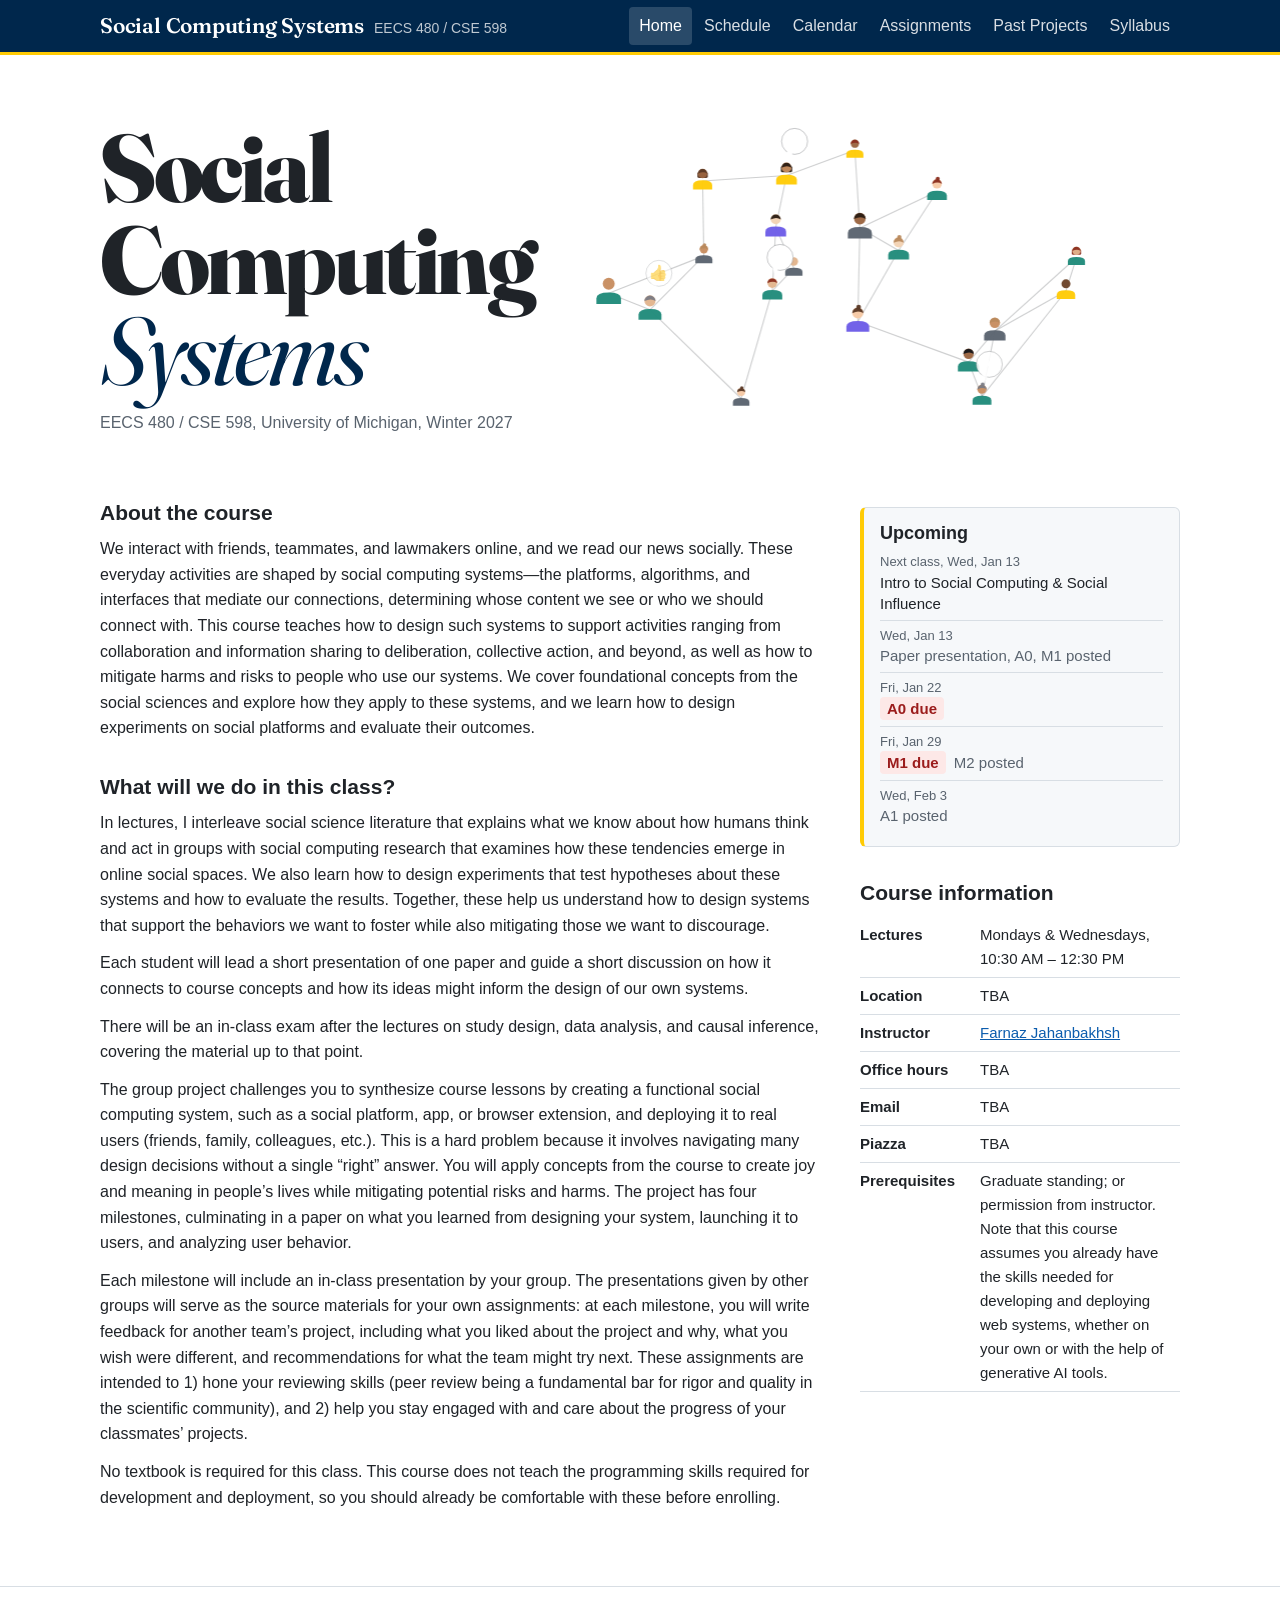
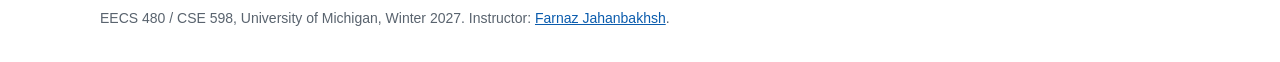
<file: index.html>
<!doctype html>
<html lang="en">
<head>
<meta charset="utf-8">
<meta name="viewport" content="width=device-width, initial-scale=1">
<title>Social Computing Systems (EECS 480 / CSE 598)</title>
<meta name="description" content="EECS 480 / CSE 598, Winter 2027. We interact with friends, teammates, and lawmakers online, and we read our news socially. These everyday activities are shaped by social computing sys…">
<link rel="icon" href="static/favicon.svg" type="image/svg+xml">
<link rel="preconnect" href="https://fonts.googleapis.com">
<link rel="preconnect" href="https://fonts.gstatic.com" crossorigin>
<link href="https://fonts.googleapis.com/css2?family=Fraunces:opsz,wght@9..144,400;9..144,600;9..144,800&display=swap" rel="stylesheet">
<link rel="stylesheet" href="static/style.css?v=4b3f82c3">

</head>
<body>

<header class="site-header">
  <div class="wrap header-inner">
    <a class="brand" href="index.html"><span class="brand-title">Social Computing Systems</span><span class="brand-codes">EECS 480 / CSE 598</span></a>
    <button class="menu-btn" aria-label="Menu" aria-expanded="false">Menu</button>
    <nav class="site-nav"><a href="index.html" aria-current="page">Home</a><a href="schedule.html">Schedule</a><a href="calendar.html">Calendar</a><a href="assignments.html">Assignments</a><a href="projects.html">Past Projects</a><a href="syllabus.html">Syllabus</a></nav>
  </div>
</header>
<main class="wrap">

<div class="hero">
  <div class="hero-title">
    <h1>Social<br>Computing<br><em>Systems</em></h1>
    <p class="subtitle">EECS 480 / CSE 598, University of Michigan, Winter 2027</p>
  </div>
  <div class="hero-net"><canvas id="net" aria-hidden="true"></canvas></div>
</div>

<div class="home-grid">
  <div class="home-main">
    <section class="prose"><h2 id="about-the-course">About the course</h2>
<p>We interact with friends, teammates, and lawmakers online, and we read our news socially. These everyday activities are shaped by social computing systems—the platforms, algorithms, and interfaces that mediate our connections, determining whose content we see or who we should connect with. This course teaches how to design such systems to support activities ranging from collaboration and information sharing to deliberation, collective action, and beyond, as well as how to mitigate harms and risks to people who use our systems. We cover foundational concepts from the social sciences and explore how they apply to these systems, and we learn how to design experiments on social platforms and evaluate their outcomes.</p>
<h2 id="what-will-we-do-in-this-class">What will we do in this class?</h2>
<p>In lectures, I interleave social science literature that explains what we know about how humans think and act in groups with social computing research that examines how these tendencies emerge in online social spaces. We also learn how to design experiments that test hypotheses about these systems and how to evaluate the results. Together, these help us understand how to design systems that support the behaviors we want to foster while also mitigating those we want to discourage.</p>
<p>Each student will lead a short presentation of one paper and guide a short discussion on how it connects to course concepts and how its ideas might inform the design of our own systems.</p>
<p>There will be an in-class exam after the lectures on study design, data analysis, and causal inference, covering the material up to that point.</p>
<p>The group project challenges you to synthesize course lessons by creating a functional social computing system, such as a social platform, app, or browser extension, and deploying it to real users (friends, family, colleagues, etc.). This is a hard problem because it involves navigating many design decisions without a single &ldquo;right&rdquo; answer. You will apply concepts from the course to create joy and meaning in people&rsquo;s lives while mitigating potential risks and harms. The project has four milestones, culminating in a paper on what you learned from designing your system, launching it to users, and analyzing user behavior.</p>
<p>Each milestone will include an in-class presentation by your group. The presentations given by other groups will serve as the source materials for your own assignments: at each milestone, you will write feedback for another team&rsquo;s project, including what you liked about the project and why, what you wish were different, and recommendations for what the team might try next. These assignments are intended to 1) hone your reviewing skills (peer review being a fundamental bar for rigor and quality in the scientific community), and 2) help you stay engaged with and care about the progress of your classmates&rsquo; projects.</p>
<p>No textbook is required for this class. This course does not teach the programming skills required for development and deployment, so you should already be comfortable with these before enrolling.</p></section>
  </div>
  <aside class="home-side">
    <div class="upnext-box">
      <h2>Upcoming</h2>
      <ul class="upcoming" id="upcoming"><li class="muted">Loading…</li></ul>
    </div>
    <h2>Course information</h2>
    <table class="info"><tbody><tr><th>Lectures</th><td>Mondays &amp; Wednesdays, 10:30 AM – 12:30 PM</td></tr><tr><th>Location</th><td>TBA</td></tr><tr><th>Instructor</th><td><a href="https://web.eecs.umich.edu/~farnaz" target="_blank" rel="noopener">Farnaz Jahanbakhsh</a></td></tr><tr><th>Office hours</th><td>TBA</td></tr><tr><th>Email</th><td>TBA</td></tr><tr><th>Piazza</th><td>TBA</td></tr><tr><th>Prerequisites</th><td>Graduate standing; or permission from instructor. Note that this course assumes you already have the skills needed for developing and deploying web systems, whether on your own or with the help of generative AI tools.</td></tr></tbody></table>
  </aside>
</div>
<script>window.FEED = {"dueTime": "20:00", "sessions": [{"date": "2027-01-13", "title": "Intro to Social Computing & Social Influence", "kind": "lecture", "start": "2027-01-13T10:30:00-05:00", "end": "2027-01-13T12:30:00-05:00"}, {"date": "2027-01-18", "title": "Martin Luther King, Jr. Day", "kind": "holiday", "start": "2027-01-18T10:30:00-05:00", "end": "2027-01-18T12:30:00-05:00"}, {"date": "2027-01-20", "title": "Collaborative Systems & Project Intro", "kind": "lecture", "start": "2027-01-20T10:30:00-05:00", "end": "2027-01-20T12:30:00-05:00"}, {"date": "2027-01-25", "title": "Self-Presentation", "kind": "lecture", "start": "2027-01-25T10:30:00-05:00", "end": "2027-01-25T12:30:00-05:00"}, {"date": "2027-01-27", "title": "Wisdom of the Crowd & Peer Production", "kind": "lecture", "start": "2027-01-27T10:30:00-05:00", "end": "2027-01-27T12:30:00-05:00"}, {"date": "2027-02-01", "title": "Content Amplification & Algorithmic Curation", "kind": "lecture", "start": "2027-02-01T10:30:00-05:00", "end": "2027-02-01T12:30:00-05:00"}, {"date": "2027-02-03", "title": "Project Proposal Presentations", "kind": "presentations", "start": "2027-02-03T10:30:00-05:00", "end": "2027-02-03T12:30:00-05:00"}, {"date": "2027-02-08", "title": "Echo Chambers & Ideological Representation", "kind": "lecture", "start": "2027-02-08T10:30:00-05:00", "end": "2027-02-08T12:30:00-05:00"}, {"date": "2027-02-10", "title": "Social Dynamics", "kind": "lecture", "start": "2027-02-10T10:30:00-05:00", "end": "2027-02-10T12:30:00-05:00"}, {"date": "2027-02-15", "title": "Antisocial Computing", "kind": "lecture", "start": "2027-02-15T10:30:00-05:00", "end": "2027-02-15T12:30:00-05:00"}, {"date": "2027-02-17", "title": "Governance & Content Moderation", "kind": "lecture", "start": "2027-02-17T10:30:00-05:00", "end": "2027-02-17T12:30:00-05:00"}, {"date": "2027-02-22", "title": "Progress Checkpoint Presentations", "kind": "presentations", "start": "2027-02-22T10:30:00-05:00", "end": "2027-02-22T12:30:00-05:00"}, {"date": "2027-02-24", "title": "Bias, Fairness & Audits", "kind": "lecture", "start": "2027-02-24T10:30:00-05:00", "end": "2027-02-24T12:30:00-05:00"}, {"date": "2027-03-01", "title": "Misinformation", "kind": "lecture", "start": "2027-03-01T10:30:00-05:00", "end": "2027-03-01T12:30:00-05:00"}, {"date": "2027-03-03", "title": "Study & Experiment Design", "kind": "lecture", "start": "2027-03-03T10:30:00-05:00", "end": "2027-03-03T12:30:00-05:00"}, {"date": "2027-03-08", "title": "Spring Break", "kind": "holiday", "start": "2027-03-08T10:30:00-05:00", "end": "2027-03-08T12:30:00-05:00"}, {"date": "2027-03-15", "title": "Data Analysis I", "kind": "lecture", "start": "2027-03-15T10:30:00-04:00", "end": "2027-03-15T12:30:00-04:00"}, {"date": "2027-03-17", "title": "Data Analysis II", "kind": "lecture", "start": "2027-03-17T10:30:00-04:00", "end": "2027-03-17T12:30:00-04:00"}, {"date": "2027-03-22", "title": "Threats to Causal Inference", "kind": "lecture", "start": "2027-03-22T10:30:00-04:00", "end": "2027-03-22T12:30:00-04:00"}, {"date": "2027-03-24", "title": "Designing for Prosocial Outcomes", "kind": "lecture", "start": "2027-03-24T10:30:00-04:00", "end": "2027-03-24T12:30:00-04:00"}, {"date": "2027-03-29", "title": "Ready-to-Launch Presentations", "kind": "presentations", "start": "2027-03-29T10:30:00-04:00", "end": "2027-03-29T12:30:00-04:00"}, {"date": "2027-03-31", "title": "Exam", "kind": "exam", "start": "2027-03-31T10:30:00-04:00", "end": "2027-03-31T12:30:00-04:00"}, {"date": "2027-04-05", "title": "Complex Systems", "kind": "lecture", "start": "2027-04-05T10:30:00-04:00", "end": "2027-04-05T12:30:00-04:00"}, {"date": "2027-04-07", "title": "Social AIs", "kind": "lecture", "start": "2027-04-07T10:30:00-04:00", "end": "2027-04-07T12:30:00-04:00"}, {"date": "2027-04-12", "title": "Ethics", "kind": "lecture", "start": "2027-04-12T10:30:00-04:00", "end": "2027-04-12T12:30:00-04:00"}, {"date": "2027-04-14", "title": "Match-Making", "kind": "lecture", "start": "2027-04-14T10:30:00-04:00", "end": "2027-04-14T12:30:00-04:00"}, {"date": "2027-04-19", "title": "Studio", "kind": "studio", "start": "2027-04-19T10:30:00-04:00", "end": "2027-04-19T12:30:00-04:00"}, {"date": "2027-04-21", "title": "Special Topics in Social Computing", "kind": "special", "start": "2027-04-21T10:30:00-04:00", "end": "2027-04-21T12:30:00-04:00"}, {"date": "2027-04-26", "title": "Final Poster Session", "kind": "presentations", "start": "2027-04-26T10:30:00-04:00", "end": "2027-04-26T12:30:00-04:00"}], "items": [{"name": "Paper Presentation", "short": "Paper presentation", "url": null, "release": "2027-01-13T10:30:00-05:00", "due": null, "exam": null}, {"name": "A0 Human Subjects Training & Paper Presentation Signup", "short": "A0", "url": null, "release": "2027-01-13T10:30:00-05:00", "due": "2027-01-22T20:00:00-05:00", "exam": null}, {"name": "M1 Proposal", "short": "M1", "url": null, "release": "2027-01-13T12:30:00-05:00", "due": "2027-01-29T20:00:00-05:00", "exam": null}, {"name": "A1 Proposal Feedback", "short": "A1", "url": null, "release": "2027-02-03T12:30:00-05:00", "due": "2027-02-05T20:00:00-05:00", "exam": null}, {"name": "M2 Progress Checkpoint", "short": "M2", "url": null, "release": "2027-01-29T20:00:00-05:00", "due": "2027-02-19T20:00:00-05:00", "exam": null}, {"name": "A2 Progress Checkpoint Feedback", "short": "A2", "url": null, "release": "2027-02-22T12:30:00-05:00", "due": "2027-02-24T20:00:00-05:00", "exam": null}, {"name": "M3 Ready-to-Launch Prototype", "short": "M3", "url": null, "release": "2027-02-19T20:00:00-05:00", "due": "2027-03-26T20:00:00-04:00", "exam": null}, {"name": "Exam", "short": "Exam", "url": null, "release": "2027-01-13T10:30:00-05:00", "due": null, "exam": "2027-03-31T10:30:00-04:00"}, {"name": "A3 Ready-to-Launch Prototype Feedback", "short": "A3", "url": null, "release": "2027-03-29T12:30:00-04:00", "due": "2027-04-02T20:00:00-04:00", "exam": null}, {"name": "M4 Launch & Evaluation, Final Paper and Poster", "short": "M4", "url": null, "release": "2027-03-26T20:00:00-04:00", "due": "2027-04-26T20:00:00-04:00", "exam": null}, {"name": "Extra credit Final Course Evaluation", "short": "Extra credit", "url": null, "release": "2027-04-12T12:30:00-04:00", "due": "2027-04-26T23:30:00-04:00", "exam": null}, {"name": "A4 Final Project Team Evaluation", "short": "A4", "url": null, "release": "2027-04-05T12:30:00-04:00", "due": "2027-04-26T23:59:00-04:00", "exam": null}]};</script>

</main>
<footer class="site-footer">
  <div class="wrap">
    EECS 480 / CSE 598, University of Michigan, Winter 2027. Instructor:
    <a href="https://web.eecs.umich.edu/~farnaz" target="_blank" rel="noopener">Farnaz Jahanbakhsh</a>.
  </div>
</footer>
<script>window.SITE = {"now": null, "base": ""};</script>
<script src="static/site.js?v=09334cfc" defer></script>
</body>
</html>
</file>
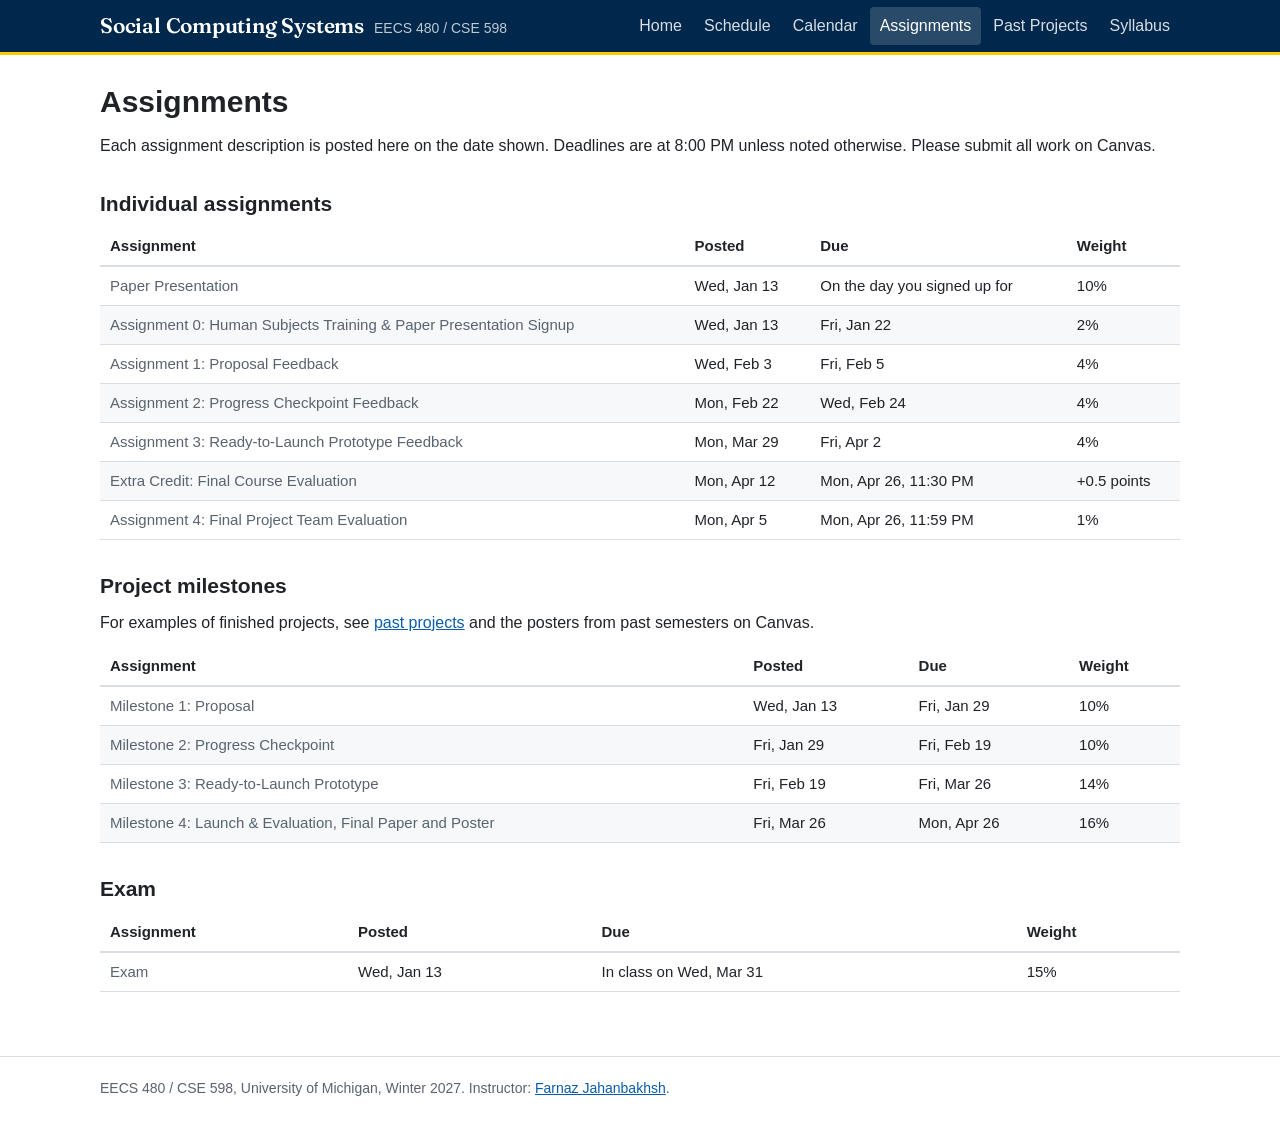
<file: assignments.html>
<!doctype html>
<html lang="en">
<head>
<meta charset="utf-8">
<meta name="viewport" content="width=device-width, initial-scale=1">
<title>Assignments – Social Computing Systems</title>
<meta name="description" content="EECS 480 / CSE 598, Winter 2027. We interact with friends, teammates, and lawmakers online, and we read our news socially. These everyday activities are shaped by social computing sys…">
<link rel="icon" href="static/favicon.svg" type="image/svg+xml">
<link rel="preconnect" href="https://fonts.googleapis.com">
<link rel="preconnect" href="https://fonts.gstatic.com" crossorigin>
<link href="https://fonts.googleapis.com/css2?family=Fraunces:opsz,wght@9..144,400;9..144,600;9..144,800&display=swap" rel="stylesheet">
<link rel="stylesheet" href="static/style.css?v=4b3f82c3">

</head>
<body>

<header class="site-header">
  <div class="wrap header-inner">
    <a class="brand" href="index.html"><span class="brand-title">Social Computing Systems</span><span class="brand-codes">EECS 480 / CSE 598</span></a>
    <button class="menu-btn" aria-label="Menu" aria-expanded="false">Menu</button>
    <nav class="site-nav"><a href="index.html">Home</a><a href="schedule.html">Schedule</a><a href="calendar.html">Calendar</a><a href="assignments.html" aria-current="page">Assignments</a><a href="projects.html">Past Projects</a><a href="syllabus.html">Syllabus</a></nav>
  </div>
</header>
<main class="wrap">

<h1>Assignments</h1>
<p>Each assignment description is posted here on the date shown. Deadlines are at 8:00 PM unless noted otherwise. Please submit all work on Canvas.</p>
<h2>Individual assignments</h2>
<div class="table-wrap"><table class="plain">
  <thead><tr><th>Assignment</th><th>Posted</th><th>Due</th><th>Weight</th></tr></thead>
  <tbody><tr><td><span class="not-posted">Paper Presentation</span></td><td>Wed, Jan 13</td><td>On the day you signed up for</td><td>10%</td></tr><tr><td><span class="not-posted">Assignment 0: Human Subjects Training &amp; Paper Presentation Signup</span></td><td>Wed, Jan 13</td><td>Fri, Jan 22</td><td>2%</td></tr><tr><td><span class="not-posted">Assignment 1: Proposal Feedback</span></td><td>Wed, Feb 3</td><td>Fri, Feb 5</td><td>4%</td></tr><tr><td><span class="not-posted">Assignment 2: Progress Checkpoint Feedback</span></td><td>Mon, Feb 22</td><td>Wed, Feb 24</td><td>4%</td></tr><tr><td><span class="not-posted">Assignment 3: Ready-to-Launch Prototype Feedback</span></td><td>Mon, Mar 29</td><td>Fri, Apr 2</td><td>4%</td></tr><tr><td><span class="not-posted">Extra Credit: Final Course Evaluation</span></td><td>Mon, Apr 12</td><td>Mon, Apr 26, 11:30 PM</td><td>+0.5 points</td></tr><tr><td><span class="not-posted">Assignment 4: Final Project Team Evaluation</span></td><td>Mon, Apr 5</td><td>Mon, Apr 26, 11:59 PM</td><td>1%</td></tr></tbody></table></div><h2>Project milestones</h2><p>For examples of finished projects, see <a href="projects.html">past projects</a> and the posters from past semesters on Canvas.</p>
<div class="table-wrap"><table class="plain">
  <thead><tr><th>Assignment</th><th>Posted</th><th>Due</th><th>Weight</th></tr></thead>
  <tbody><tr><td><span class="not-posted">Milestone 1: Proposal</span></td><td>Wed, Jan 13</td><td>Fri, Jan 29</td><td>10%</td></tr><tr><td><span class="not-posted">Milestone 2: Progress Checkpoint</span></td><td>Fri, Jan 29</td><td>Fri, Feb 19</td><td>10%</td></tr><tr><td><span class="not-posted">Milestone 3: Ready-to-Launch Prototype</span></td><td>Fri, Feb 19</td><td>Fri, Mar 26</td><td>14%</td></tr><tr><td><span class="not-posted">Milestone 4: Launch &amp; Evaluation, Final Paper and Poster</span></td><td>Fri, Mar 26</td><td>Mon, Apr 26</td><td>16%</td></tr></tbody></table></div><h2>Exam</h2>
<div class="table-wrap"><table class="plain">
  <thead><tr><th>Assignment</th><th>Posted</th><th>Due</th><th>Weight</th></tr></thead>
  <tbody><tr><td><span class="not-posted">Exam</span></td><td>Wed, Jan 13</td><td>In class on Wed, Mar 31</td><td>15%</td></tr></tbody></table></div>

</main>
<footer class="site-footer">
  <div class="wrap">
    EECS 480 / CSE 598, University of Michigan, Winter 2027. Instructor:
    <a href="https://web.eecs.umich.edu/~farnaz" target="_blank" rel="noopener">Farnaz Jahanbakhsh</a>.
  </div>
</footer>
<script>window.SITE = {"now": null, "base": ""};</script>
<script src="static/site.js?v=09334cfc" defer></script>
</body>
</html>
</file>
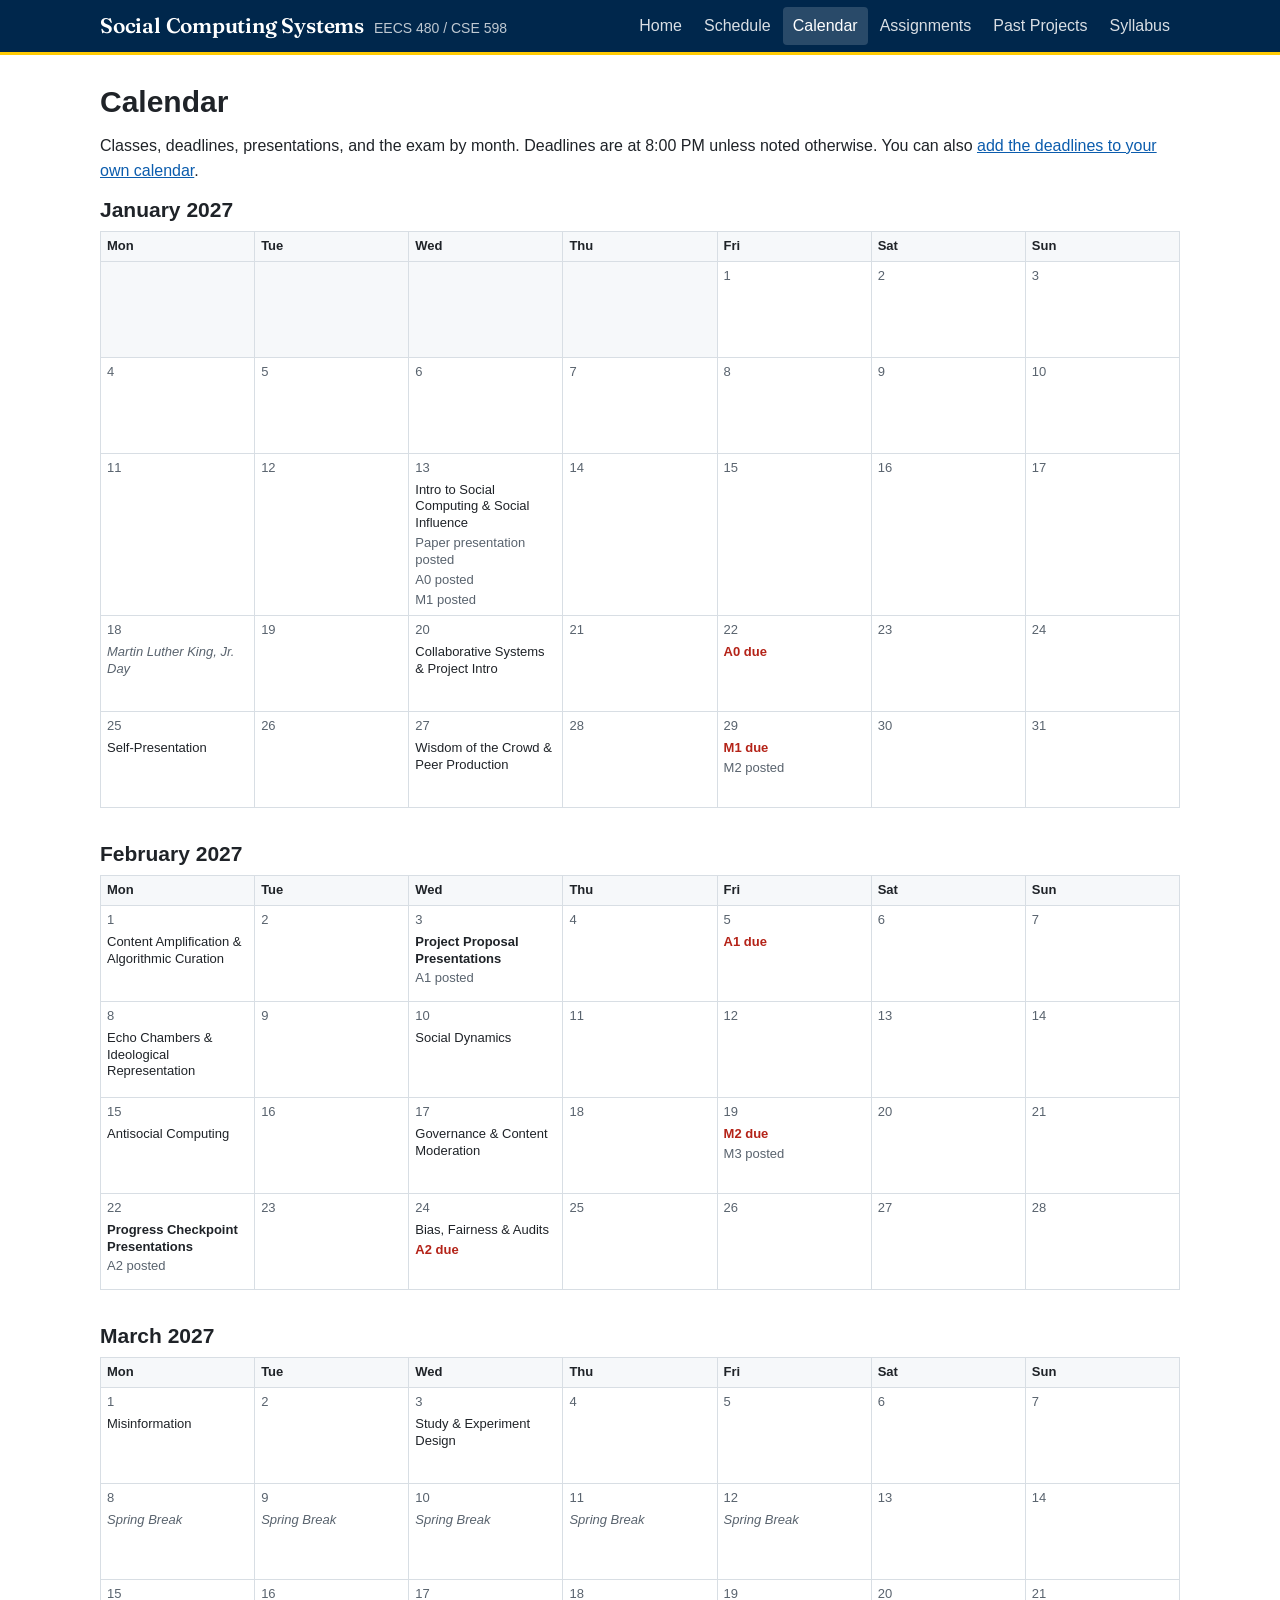
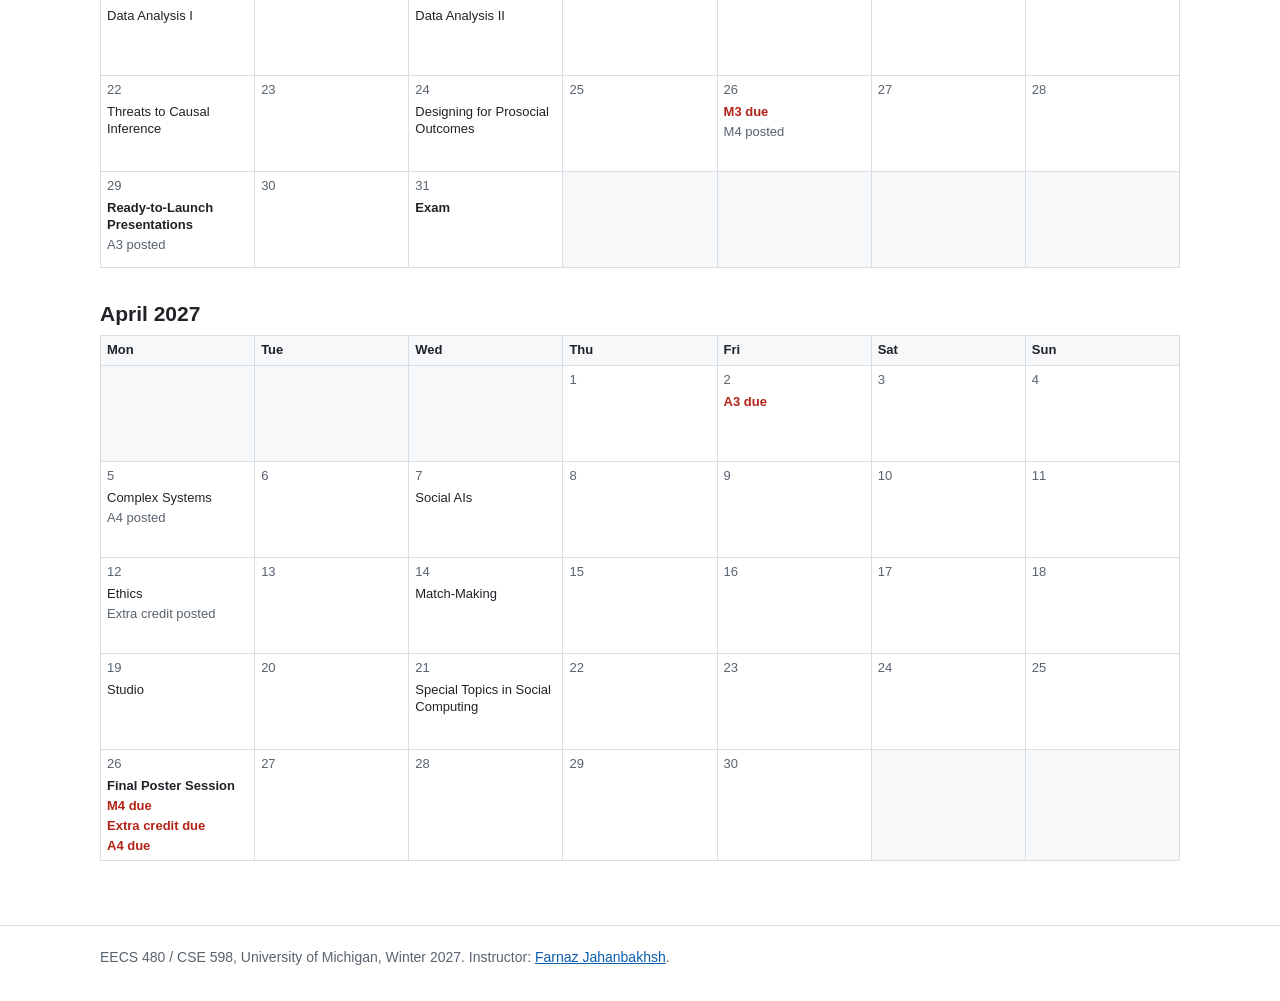
<file: calendar.html>
<!doctype html>
<html lang="en">
<head>
<meta charset="utf-8">
<meta name="viewport" content="width=device-width, initial-scale=1">
<title>Calendar – Social Computing Systems</title>
<meta name="description" content="EECS 480 / CSE 598, Winter 2027. We interact with friends, teammates, and lawmakers online, and we read our news socially. These everyday activities are shaped by social computing sys…">
<link rel="icon" href="static/favicon.svg" type="image/svg+xml">
<link rel="preconnect" href="https://fonts.googleapis.com">
<link rel="preconnect" href="https://fonts.gstatic.com" crossorigin>
<link href="https://fonts.googleapis.com/css2?family=Fraunces:opsz,wght@9..144,400;9..144,600;9..144,800&display=swap" rel="stylesheet">
<link rel="stylesheet" href="static/style.css?v=4b3f82c3">

</head>
<body>

<header class="site-header">
  <div class="wrap header-inner">
    <a class="brand" href="index.html"><span class="brand-title">Social Computing Systems</span><span class="brand-codes">EECS 480 / CSE 598</span></a>
    <button class="menu-btn" aria-label="Menu" aria-expanded="false">Menu</button>
    <nav class="site-nav"><a href="index.html">Home</a><a href="schedule.html">Schedule</a><a href="calendar.html" aria-current="page">Calendar</a><a href="assignments.html">Assignments</a><a href="projects.html">Past Projects</a><a href="syllabus.html">Syllabus</a></nav>
  </div>
</header>
<main class="wrap">

<h1>Calendar</h1>
<p>Classes, deadlines, presentations, and the exam by month. Deadlines are at 8:00 PM unless noted otherwise.
You can also <a href="calendar.ics">add the deadlines to your own calendar</a>.</p>
<div class="calendar"><section class="cal-month"><h2>January 2027</h2>
  <div class="cal-grid"><div class="cal-head"><div>Mon</div><div>Tue</div><div>Wed</div><div>Thu</div><div>Fri</div><div>Sat</div><div>Sun</div></div><div class="cal-day is-outside" data-date="2026-12-28"><span class="cal-num"><span class="cal-dow">Mon</span> 28</span></div><div class="cal-day is-outside" data-date="2026-12-29"><span class="cal-num"><span class="cal-dow">Tue</span> 29</span></div><div class="cal-day is-outside" data-date="2026-12-30"><span class="cal-num"><span class="cal-dow">Wed</span> 30</span></div><div class="cal-day is-outside" data-date="2026-12-31"><span class="cal-num"><span class="cal-dow">Thu</span> 31</span></div><div class="cal-day is-empty" data-date="2027-01-01"><span class="cal-num"><span class="cal-dow">Fri</span> 1</span></div><div class="cal-day is-weekend is-empty" data-date="2027-01-02"><span class="cal-num"><span class="cal-dow">Sat</span> 2</span></div><div class="cal-day is-weekend is-empty" data-date="2027-01-03"><span class="cal-num"><span class="cal-dow">Sun</span> 3</span></div><div class="cal-day is-empty" data-date="2027-01-04"><span class="cal-num"><span class="cal-dow">Mon</span> 4</span></div><div class="cal-day is-empty" data-date="2027-01-05"><span class="cal-num"><span class="cal-dow">Tue</span> 5</span></div><div class="cal-day is-empty" data-date="2027-01-06"><span class="cal-num"><span class="cal-dow">Wed</span> 6</span></div><div class="cal-day is-empty" data-date="2027-01-07"><span class="cal-num"><span class="cal-dow">Thu</span> 7</span></div><div class="cal-day is-empty" data-date="2027-01-08"><span class="cal-num"><span class="cal-dow">Fri</span> 8</span></div><div class="cal-day is-weekend is-empty" data-date="2027-01-09"><span class="cal-num"><span class="cal-dow">Sat</span> 9</span></div><div class="cal-day is-weekend is-empty" data-date="2027-01-10"><span class="cal-num"><span class="cal-dow">Sun</span> 10</span></div><div class="cal-day is-empty" data-date="2027-01-11"><span class="cal-num"><span class="cal-dow">Mon</span> 11</span></div><div class="cal-day is-empty" data-date="2027-01-12"><span class="cal-num"><span class="cal-dow">Tue</span> 12</span></div><div class="cal-day" data-date="2027-01-13"><span class="cal-num"><span class="cal-dow">Wed</span> 13</span><span class="cal-ev cal-class k-lecture" title="Intro to Social Computing &amp; Social Influence">Intro to Social Computing &amp; Social Influence</span><span class="cal-ev cal-out" title="Paper Presentation posted">Paper presentation posted</span><span class="cal-ev cal-out" title="Assignment 0: Human Subjects Training &amp; Paper Presentation Signup posted">A0 posted</span><span class="cal-ev cal-out" title="Milestone 1: Proposal posted">M1 posted</span></div><div class="cal-day is-empty" data-date="2027-01-14"><span class="cal-num"><span class="cal-dow">Thu</span> 14</span></div><div class="cal-day is-empty" data-date="2027-01-15"><span class="cal-num"><span class="cal-dow">Fri</span> 15</span></div><div class="cal-day is-weekend is-empty" data-date="2027-01-16"><span class="cal-num"><span class="cal-dow">Sat</span> 16</span></div><div class="cal-day is-weekend is-empty" data-date="2027-01-17"><span class="cal-num"><span class="cal-dow">Sun</span> 17</span></div><div class="cal-day" data-date="2027-01-18"><span class="cal-num"><span class="cal-dow">Mon</span> 18</span><span class="cal-ev cal-class k-holiday" title="Martin Luther King, Jr. Day">Martin Luther King, Jr. Day</span></div><div class="cal-day is-empty" data-date="2027-01-19"><span class="cal-num"><span class="cal-dow">Tue</span> 19</span></div><div class="cal-day" data-date="2027-01-20"><span class="cal-num"><span class="cal-dow">Wed</span> 20</span><span class="cal-ev cal-class k-lecture" title="Collaborative Systems &amp; Project Intro">Collaborative Systems &amp; Project Intro</span></div><div class="cal-day is-empty" data-date="2027-01-21"><span class="cal-num"><span class="cal-dow">Thu</span> 21</span></div><div class="cal-day" data-date="2027-01-22"><span class="cal-num"><span class="cal-dow">Fri</span> 22</span><span class="cal-ev cal-due cat-individual" title="Assignment 0: Human Subjects Training &amp; Paper Presentation Signup due 8:00 PM">A0 due</span></div><div class="cal-day is-weekend is-empty" data-date="2027-01-23"><span class="cal-num"><span class="cal-dow">Sat</span> 23</span></div><div class="cal-day is-weekend is-empty" data-date="2027-01-24"><span class="cal-num"><span class="cal-dow">Sun</span> 24</span></div><div class="cal-day" data-date="2027-01-25"><span class="cal-num"><span class="cal-dow">Mon</span> 25</span><span class="cal-ev cal-class k-lecture" title="Self-Presentation">Self-Presentation</span></div><div class="cal-day is-empty" data-date="2027-01-26"><span class="cal-num"><span class="cal-dow">Tue</span> 26</span></div><div class="cal-day" data-date="2027-01-27"><span class="cal-num"><span class="cal-dow">Wed</span> 27</span><span class="cal-ev cal-class k-lecture" title="Wisdom of the Crowd &amp; Peer Production">Wisdom of the Crowd &amp; Peer Production</span></div><div class="cal-day is-empty" data-date="2027-01-28"><span class="cal-num"><span class="cal-dow">Thu</span> 28</span></div><div class="cal-day" data-date="2027-01-29"><span class="cal-num"><span class="cal-dow">Fri</span> 29</span><span class="cal-ev cal-due cat-project" title="Milestone 1: Proposal due 8:00 PM">M1 due</span><span class="cal-ev cal-out" title="Milestone 2: Progress Checkpoint posted">M2 posted</span></div><div class="cal-day is-weekend is-empty" data-date="2027-01-30"><span class="cal-num"><span class="cal-dow">Sat</span> 30</span></div><div class="cal-day is-weekend is-empty" data-date="2027-01-31"><span class="cal-num"><span class="cal-dow">Sun</span> 31</span></div></div></section><section class="cal-month"><h2>February 2027</h2>
  <div class="cal-grid"><div class="cal-head"><div>Mon</div><div>Tue</div><div>Wed</div><div>Thu</div><div>Fri</div><div>Sat</div><div>Sun</div></div><div class="cal-day" data-date="2027-02-01"><span class="cal-num"><span class="cal-dow">Mon</span> 1</span><span class="cal-ev cal-class k-lecture" title="Content Amplification &amp; Algorithmic Curation">Content Amplification &amp; Algorithmic Curation</span></div><div class="cal-day is-empty" data-date="2027-02-02"><span class="cal-num"><span class="cal-dow">Tue</span> 2</span></div><div class="cal-day" data-date="2027-02-03"><span class="cal-num"><span class="cal-dow">Wed</span> 3</span><span class="cal-ev cal-class k-presentations" title="Project Proposal Presentations">Project Proposal Presentations</span><span class="cal-ev cal-out" title="Assignment 1: Proposal Feedback posted">A1 posted</span></div><div class="cal-day is-empty" data-date="2027-02-04"><span class="cal-num"><span class="cal-dow">Thu</span> 4</span></div><div class="cal-day" data-date="2027-02-05"><span class="cal-num"><span class="cal-dow">Fri</span> 5</span><span class="cal-ev cal-due cat-individual" title="Assignment 1: Proposal Feedback due 8:00 PM">A1 due</span></div><div class="cal-day is-weekend is-empty" data-date="2027-02-06"><span class="cal-num"><span class="cal-dow">Sat</span> 6</span></div><div class="cal-day is-weekend is-empty" data-date="2027-02-07"><span class="cal-num"><span class="cal-dow">Sun</span> 7</span></div><div class="cal-day" data-date="2027-02-08"><span class="cal-num"><span class="cal-dow">Mon</span> 8</span><span class="cal-ev cal-class k-lecture" title="Echo Chambers &amp; Ideological Representation">Echo Chambers &amp; Ideological Representation</span></div><div class="cal-day is-empty" data-date="2027-02-09"><span class="cal-num"><span class="cal-dow">Tue</span> 9</span></div><div class="cal-day" data-date="2027-02-10"><span class="cal-num"><span class="cal-dow">Wed</span> 10</span><span class="cal-ev cal-class k-lecture" title="Social Dynamics">Social Dynamics</span></div><div class="cal-day is-empty" data-date="2027-02-11"><span class="cal-num"><span class="cal-dow">Thu</span> 11</span></div><div class="cal-day is-empty" data-date="2027-02-12"><span class="cal-num"><span class="cal-dow">Fri</span> 12</span></div><div class="cal-day is-weekend is-empty" data-date="2027-02-13"><span class="cal-num"><span class="cal-dow">Sat</span> 13</span></div><div class="cal-day is-weekend is-empty" data-date="2027-02-14"><span class="cal-num"><span class="cal-dow">Sun</span> 14</span></div><div class="cal-day" data-date="2027-02-15"><span class="cal-num"><span class="cal-dow">Mon</span> 15</span><span class="cal-ev cal-class k-lecture" title="Antisocial Computing">Antisocial Computing</span></div><div class="cal-day is-empty" data-date="2027-02-16"><span class="cal-num"><span class="cal-dow">Tue</span> 16</span></div><div class="cal-day" data-date="2027-02-17"><span class="cal-num"><span class="cal-dow">Wed</span> 17</span><span class="cal-ev cal-class k-lecture" title="Governance &amp; Content Moderation">Governance &amp; Content Moderation</span></div><div class="cal-day is-empty" data-date="2027-02-18"><span class="cal-num"><span class="cal-dow">Thu</span> 18</span></div><div class="cal-day" data-date="2027-02-19"><span class="cal-num"><span class="cal-dow">Fri</span> 19</span><span class="cal-ev cal-due cat-project" title="Milestone 2: Progress Checkpoint due 8:00 PM">M2 due</span><span class="cal-ev cal-out" title="Milestone 3: Ready-to-Launch Prototype posted">M3 posted</span></div><div class="cal-day is-weekend is-empty" data-date="2027-02-20"><span class="cal-num"><span class="cal-dow">Sat</span> 20</span></div><div class="cal-day is-weekend is-empty" data-date="2027-02-21"><span class="cal-num"><span class="cal-dow">Sun</span> 21</span></div><div class="cal-day" data-date="2027-02-22"><span class="cal-num"><span class="cal-dow">Mon</span> 22</span><span class="cal-ev cal-class k-presentations" title="Progress Checkpoint Presentations">Progress Checkpoint Presentations</span><span class="cal-ev cal-out" title="Assignment 2: Progress Checkpoint Feedback posted">A2 posted</span></div><div class="cal-day is-empty" data-date="2027-02-23"><span class="cal-num"><span class="cal-dow">Tue</span> 23</span></div><div class="cal-day" data-date="2027-02-24"><span class="cal-num"><span class="cal-dow">Wed</span> 24</span><span class="cal-ev cal-class k-lecture" title="Bias, Fairness &amp; Audits">Bias, Fairness &amp; Audits</span><span class="cal-ev cal-due cat-individual" title="Assignment 2: Progress Checkpoint Feedback due 8:00 PM">A2 due</span></div><div class="cal-day is-empty" data-date="2027-02-25"><span class="cal-num"><span class="cal-dow">Thu</span> 25</span></div><div class="cal-day is-empty" data-date="2027-02-26"><span class="cal-num"><span class="cal-dow">Fri</span> 26</span></div><div class="cal-day is-weekend is-empty" data-date="2027-02-27"><span class="cal-num"><span class="cal-dow">Sat</span> 27</span></div><div class="cal-day is-weekend is-empty" data-date="2027-02-28"><span class="cal-num"><span class="cal-dow">Sun</span> 28</span></div></div></section><section class="cal-month"><h2>March 2027</h2>
  <div class="cal-grid"><div class="cal-head"><div>Mon</div><div>Tue</div><div>Wed</div><div>Thu</div><div>Fri</div><div>Sat</div><div>Sun</div></div><div class="cal-day" data-date="2027-03-01"><span class="cal-num"><span class="cal-dow">Mon</span> 1</span><span class="cal-ev cal-class k-lecture" title="Misinformation">Misinformation</span></div><div class="cal-day is-empty" data-date="2027-03-02"><span class="cal-num"><span class="cal-dow">Tue</span> 2</span></div><div class="cal-day" data-date="2027-03-03"><span class="cal-num"><span class="cal-dow">Wed</span> 3</span><span class="cal-ev cal-class k-lecture" title="Study &amp; Experiment Design">Study &amp; Experiment Design</span></div><div class="cal-day is-empty" data-date="2027-03-04"><span class="cal-num"><span class="cal-dow">Thu</span> 4</span></div><div class="cal-day is-empty" data-date="2027-03-05"><span class="cal-num"><span class="cal-dow">Fri</span> 5</span></div><div class="cal-day is-weekend is-empty" data-date="2027-03-06"><span class="cal-num"><span class="cal-dow">Sat</span> 6</span></div><div class="cal-day is-weekend is-empty" data-date="2027-03-07"><span class="cal-num"><span class="cal-dow">Sun</span> 7</span></div><div class="cal-day" data-date="2027-03-08"><span class="cal-num"><span class="cal-dow">Mon</span> 8</span><span class="cal-ev cal-class k-holiday" title="Spring Break">Spring Break</span></div><div class="cal-day" data-date="2027-03-09"><span class="cal-num"><span class="cal-dow">Tue</span> 9</span><span class="cal-ev cal-class k-holiday" title="Spring Break">Spring Break</span></div><div class="cal-day" data-date="2027-03-10"><span class="cal-num"><span class="cal-dow">Wed</span> 10</span><span class="cal-ev cal-class k-holiday" title="Spring Break">Spring Break</span></div><div class="cal-day" data-date="2027-03-11"><span class="cal-num"><span class="cal-dow">Thu</span> 11</span><span class="cal-ev cal-class k-holiday" title="Spring Break">Spring Break</span></div><div class="cal-day" data-date="2027-03-12"><span class="cal-num"><span class="cal-dow">Fri</span> 12</span><span class="cal-ev cal-class k-holiday" title="Spring Break">Spring Break</span></div><div class="cal-day is-weekend is-empty" data-date="2027-03-13"><span class="cal-num"><span class="cal-dow">Sat</span> 13</span></div><div class="cal-day is-weekend is-empty" data-date="2027-03-14"><span class="cal-num"><span class="cal-dow">Sun</span> 14</span></div><div class="cal-day" data-date="2027-03-15"><span class="cal-num"><span class="cal-dow">Mon</span> 15</span><span class="cal-ev cal-class k-lecture" title="Data Analysis I">Data Analysis I</span></div><div class="cal-day is-empty" data-date="2027-03-16"><span class="cal-num"><span class="cal-dow">Tue</span> 16</span></div><div class="cal-day" data-date="2027-03-17"><span class="cal-num"><span class="cal-dow">Wed</span> 17</span><span class="cal-ev cal-class k-lecture" title="Data Analysis II">Data Analysis II</span></div><div class="cal-day is-empty" data-date="2027-03-18"><span class="cal-num"><span class="cal-dow">Thu</span> 18</span></div><div class="cal-day is-empty" data-date="2027-03-19"><span class="cal-num"><span class="cal-dow">Fri</span> 19</span></div><div class="cal-day is-weekend is-empty" data-date="2027-03-20"><span class="cal-num"><span class="cal-dow">Sat</span> 20</span></div><div class="cal-day is-weekend is-empty" data-date="2027-03-21"><span class="cal-num"><span class="cal-dow">Sun</span> 21</span></div><div class="cal-day" data-date="2027-03-22"><span class="cal-num"><span class="cal-dow">Mon</span> 22</span><span class="cal-ev cal-class k-lecture" title="Threats to Causal Inference">Threats to Causal Inference</span></div><div class="cal-day is-empty" data-date="2027-03-23"><span class="cal-num"><span class="cal-dow">Tue</span> 23</span></div><div class="cal-day" data-date="2027-03-24"><span class="cal-num"><span class="cal-dow">Wed</span> 24</span><span class="cal-ev cal-class k-lecture" title="Designing for Prosocial Outcomes">Designing for Prosocial Outcomes</span></div><div class="cal-day is-empty" data-date="2027-03-25"><span class="cal-num"><span class="cal-dow">Thu</span> 25</span></div><div class="cal-day" data-date="2027-03-26"><span class="cal-num"><span class="cal-dow">Fri</span> 26</span><span class="cal-ev cal-due cat-project" title="Milestone 3: Ready-to-Launch Prototype due 8:00 PM">M3 due</span><span class="cal-ev cal-out" title="Milestone 4: Launch &amp; Evaluation, Final Paper and Poster posted">M4 posted</span></div><div class="cal-day is-weekend is-empty" data-date="2027-03-27"><span class="cal-num"><span class="cal-dow">Sat</span> 27</span></div><div class="cal-day is-weekend is-empty" data-date="2027-03-28"><span class="cal-num"><span class="cal-dow">Sun</span> 28</span></div><div class="cal-day" data-date="2027-03-29"><span class="cal-num"><span class="cal-dow">Mon</span> 29</span><span class="cal-ev cal-class k-presentations" title="Ready-to-Launch Presentations">Ready-to-Launch Presentations</span><span class="cal-ev cal-out" title="Assignment 3: Ready-to-Launch Prototype Feedback posted">A3 posted</span></div><div class="cal-day is-empty" data-date="2027-03-30"><span class="cal-num"><span class="cal-dow">Tue</span> 30</span></div><div class="cal-day" data-date="2027-03-31"><span class="cal-num"><span class="cal-dow">Wed</span> 31</span><span class="cal-ev cal-class k-exam" title="Exam">Exam</span></div><div class="cal-day is-outside" data-date="2027-04-01"><span class="cal-num"><span class="cal-dow">Thu</span> 1</span></div><div class="cal-day is-outside" data-date="2027-04-02"><span class="cal-num"><span class="cal-dow">Fri</span> 2</span></div><div class="cal-day is-outside is-weekend" data-date="2027-04-03"><span class="cal-num"><span class="cal-dow">Sat</span> 3</span></div><div class="cal-day is-outside is-weekend" data-date="2027-04-04"><span class="cal-num"><span class="cal-dow">Sun</span> 4</span></div></div></section><section class="cal-month"><h2>April 2027</h2>
  <div class="cal-grid"><div class="cal-head"><div>Mon</div><div>Tue</div><div>Wed</div><div>Thu</div><div>Fri</div><div>Sat</div><div>Sun</div></div><div class="cal-day is-outside" data-date="2027-03-29"><span class="cal-num"><span class="cal-dow">Mon</span> 29</span></div><div class="cal-day is-outside" data-date="2027-03-30"><span class="cal-num"><span class="cal-dow">Tue</span> 30</span></div><div class="cal-day is-outside" data-date="2027-03-31"><span class="cal-num"><span class="cal-dow">Wed</span> 31</span></div><div class="cal-day is-empty" data-date="2027-04-01"><span class="cal-num"><span class="cal-dow">Thu</span> 1</span></div><div class="cal-day" data-date="2027-04-02"><span class="cal-num"><span class="cal-dow">Fri</span> 2</span><span class="cal-ev cal-due cat-individual" title="Assignment 3: Ready-to-Launch Prototype Feedback due 8:00 PM">A3 due</span></div><div class="cal-day is-weekend is-empty" data-date="2027-04-03"><span class="cal-num"><span class="cal-dow">Sat</span> 3</span></div><div class="cal-day is-weekend is-empty" data-date="2027-04-04"><span class="cal-num"><span class="cal-dow">Sun</span> 4</span></div><div class="cal-day" data-date="2027-04-05"><span class="cal-num"><span class="cal-dow">Mon</span> 5</span><span class="cal-ev cal-class k-lecture" title="Complex Systems">Complex Systems</span><span class="cal-ev cal-out" title="Assignment 4: Final Project Team Evaluation posted">A4 posted</span></div><div class="cal-day is-empty" data-date="2027-04-06"><span class="cal-num"><span class="cal-dow">Tue</span> 6</span></div><div class="cal-day" data-date="2027-04-07"><span class="cal-num"><span class="cal-dow">Wed</span> 7</span><span class="cal-ev cal-class k-lecture" title="Social AIs">Social AIs</span></div><div class="cal-day is-empty" data-date="2027-04-08"><span class="cal-num"><span class="cal-dow">Thu</span> 8</span></div><div class="cal-day is-empty" data-date="2027-04-09"><span class="cal-num"><span class="cal-dow">Fri</span> 9</span></div><div class="cal-day is-weekend is-empty" data-date="2027-04-10"><span class="cal-num"><span class="cal-dow">Sat</span> 10</span></div><div class="cal-day is-weekend is-empty" data-date="2027-04-11"><span class="cal-num"><span class="cal-dow">Sun</span> 11</span></div><div class="cal-day" data-date="2027-04-12"><span class="cal-num"><span class="cal-dow">Mon</span> 12</span><span class="cal-ev cal-class k-lecture" title="Ethics">Ethics</span><span class="cal-ev cal-out" title="Extra Credit: Final Course Evaluation posted">Extra credit posted</span></div><div class="cal-day is-empty" data-date="2027-04-13"><span class="cal-num"><span class="cal-dow">Tue</span> 13</span></div><div class="cal-day" data-date="2027-04-14"><span class="cal-num"><span class="cal-dow">Wed</span> 14</span><span class="cal-ev cal-class k-lecture" title="Match-Making">Match-Making</span></div><div class="cal-day is-empty" data-date="2027-04-15"><span class="cal-num"><span class="cal-dow">Thu</span> 15</span></div><div class="cal-day is-empty" data-date="2027-04-16"><span class="cal-num"><span class="cal-dow">Fri</span> 16</span></div><div class="cal-day is-weekend is-empty" data-date="2027-04-17"><span class="cal-num"><span class="cal-dow">Sat</span> 17</span></div><div class="cal-day is-weekend is-empty" data-date="2027-04-18"><span class="cal-num"><span class="cal-dow">Sun</span> 18</span></div><div class="cal-day" data-date="2027-04-19"><span class="cal-num"><span class="cal-dow">Mon</span> 19</span><span class="cal-ev cal-class k-studio" title="Studio">Studio</span></div><div class="cal-day is-empty" data-date="2027-04-20"><span class="cal-num"><span class="cal-dow">Tue</span> 20</span></div><div class="cal-day" data-date="2027-04-21"><span class="cal-num"><span class="cal-dow">Wed</span> 21</span><span class="cal-ev cal-class k-special" title="Special Topics in Social Computing">Special Topics in Social Computing</span></div><div class="cal-day is-empty" data-date="2027-04-22"><span class="cal-num"><span class="cal-dow">Thu</span> 22</span></div><div class="cal-day is-empty" data-date="2027-04-23"><span class="cal-num"><span class="cal-dow">Fri</span> 23</span></div><div class="cal-day is-weekend is-empty" data-date="2027-04-24"><span class="cal-num"><span class="cal-dow">Sat</span> 24</span></div><div class="cal-day is-weekend is-empty" data-date="2027-04-25"><span class="cal-num"><span class="cal-dow">Sun</span> 25</span></div><div class="cal-day" data-date="2027-04-26"><span class="cal-num"><span class="cal-dow">Mon</span> 26</span><span class="cal-ev cal-class k-presentations" title="Final Poster Session">Final Poster Session</span><span class="cal-ev cal-due cat-project" title="Milestone 4: Launch &amp; Evaluation, Final Paper and Poster due 8:00 PM">M4 due</span><span class="cal-ev cal-due cat-individual" title="Extra Credit: Final Course Evaluation due 11:30 PM">Extra credit due</span><span class="cal-ev cal-due cat-individual" title="Assignment 4: Final Project Team Evaluation due 11:59 PM">A4 due</span></div><div class="cal-day is-empty" data-date="2027-04-27"><span class="cal-num"><span class="cal-dow">Tue</span> 27</span></div><div class="cal-day is-empty" data-date="2027-04-28"><span class="cal-num"><span class="cal-dow">Wed</span> 28</span></div><div class="cal-day is-empty" data-date="2027-04-29"><span class="cal-num"><span class="cal-dow">Thu</span> 29</span></div><div class="cal-day is-empty" data-date="2027-04-30"><span class="cal-num"><span class="cal-dow">Fri</span> 30</span></div><div class="cal-day is-outside is-weekend" data-date="2027-05-01"><span class="cal-num"><span class="cal-dow">Sat</span> 1</span></div><div class="cal-day is-outside is-weekend" data-date="2027-05-02"><span class="cal-num"><span class="cal-dow">Sun</span> 2</span></div></div></section></div>

</main>
<footer class="site-footer">
  <div class="wrap">
    EECS 480 / CSE 598, University of Michigan, Winter 2027. Instructor:
    <a href="https://web.eecs.umich.edu/~farnaz" target="_blank" rel="noopener">Farnaz Jahanbakhsh</a>.
  </div>
</footer>
<script>window.SITE = {"now": null, "base": ""};</script>
<script src="static/site.js?v=09334cfc" defer></script>
</body>
</html>
</file>
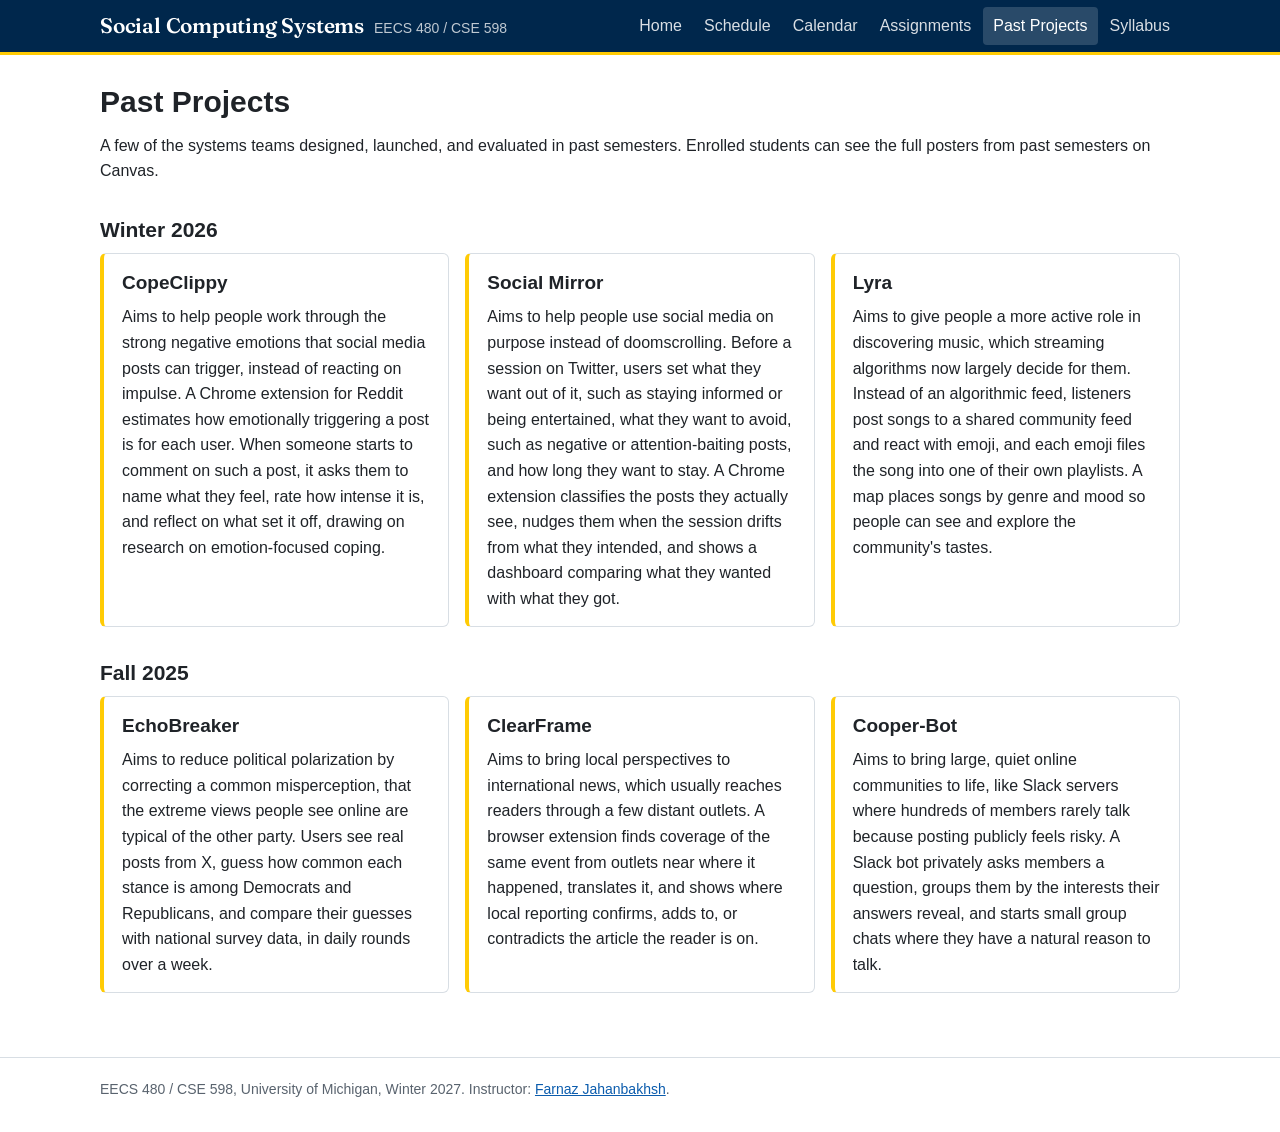
<file: projects.html>
<!doctype html>
<html lang="en">
<head>
<meta charset="utf-8">
<meta name="viewport" content="width=device-width, initial-scale=1">
<title>Past Projects – Social Computing Systems</title>
<meta name="description" content="EECS 480 / CSE 598, Winter 2027. We interact with friends, teammates, and lawmakers online, and we read our news socially. These everyday activities are shaped by social computing sys…">
<link rel="icon" href="static/favicon.svg" type="image/svg+xml">
<link rel="preconnect" href="https://fonts.googleapis.com">
<link rel="preconnect" href="https://fonts.gstatic.com" crossorigin>
<link href="https://fonts.googleapis.com/css2?family=Fraunces:opsz,wght@9..144,400;9..144,600;9..144,800&display=swap" rel="stylesheet">
<link rel="stylesheet" href="static/style.css?v=4b3f82c3">

</head>
<body>

<header class="site-header">
  <div class="wrap header-inner">
    <a class="brand" href="index.html"><span class="brand-title">Social Computing Systems</span><span class="brand-codes">EECS 480 / CSE 598</span></a>
    <button class="menu-btn" aria-label="Menu" aria-expanded="false">Menu</button>
    <nav class="site-nav"><a href="index.html">Home</a><a href="schedule.html">Schedule</a><a href="calendar.html">Calendar</a><a href="assignments.html">Assignments</a><a href="projects.html" aria-current="page">Past Projects</a><a href="syllabus.html">Syllabus</a></nav>
  </div>
</header>
<main class="wrap">

<h1>Past Projects</h1>
<p>A few of the systems teams designed, launched, and evaluated in past semesters. Enrolled students can see the full posters from past semesters on Canvas.</p>
<h2 class="term-head">Winter 2026</h2><ul class="projects"><li><h3>CopeClippy</h3><p>Aims to help people work through the strong negative emotions that social media posts can trigger, instead of reacting on impulse. A Chrome extension for Reddit estimates how emotionally triggering a post is for each user. When someone starts to comment on such a post, it asks them to name what they feel, rate how intense it is, and reflect on what set it off, drawing on research on emotion-focused coping.</p></li><li><h3>Social Mirror</h3><p>Aims to help people use social media on purpose instead of doomscrolling. Before a session on Twitter, users set what they want out of it, such as staying informed or being entertained, what they want to avoid, such as negative or attention-baiting posts, and how long they want to stay. A Chrome extension classifies the posts they actually see, nudges them when the session drifts from what they intended, and shows a dashboard comparing what they wanted with what they got.</p></li><li><h3>Lyra</h3><p>Aims to give people a more active role in discovering music, which streaming algorithms now largely decide for them. Instead of an algorithmic feed, listeners post songs to a shared community feed and react with emoji, and each emoji files the song into one of their own playlists. A map places songs by genre and mood so people can see and explore the community&#x27;s tastes.</p></li></ul><h2 class="term-head">Fall 2025</h2><ul class="projects"><li><h3>EchoBreaker</h3><p>Aims to reduce political polarization by correcting a common misperception, that the extreme views people see online are typical of the other party. Users see real posts from X, guess how common each stance is among Democrats and Republicans, and compare their guesses with national survey data, in daily rounds over a week.</p></li><li><h3>ClearFrame</h3><p>Aims to bring local perspectives to international news, which usually reaches readers through a few distant outlets. A browser extension finds coverage of the same event from outlets near where it happened, translates it, and shows where local reporting confirms, adds to, or contradicts the article the reader is on.</p></li><li><h3>Cooper-Bot</h3><p>Aims to bring large, quiet online communities to life, like Slack servers where hundreds of members rarely talk because posting publicly feels risky. A Slack bot privately asks members a question, groups them by the interests their answers reveal, and starts small group chats where they have a natural reason to talk.</p></li></ul>

</main>
<footer class="site-footer">
  <div class="wrap">
    EECS 480 / CSE 598, University of Michigan, Winter 2027. Instructor:
    <a href="https://web.eecs.umich.edu/~farnaz" target="_blank" rel="noopener">Farnaz Jahanbakhsh</a>.
  </div>
</footer>
<script>window.SITE = {"now": null, "base": ""};</script>
<script src="static/site.js?v=09334cfc" defer></script>
</body>
</html>
</file>
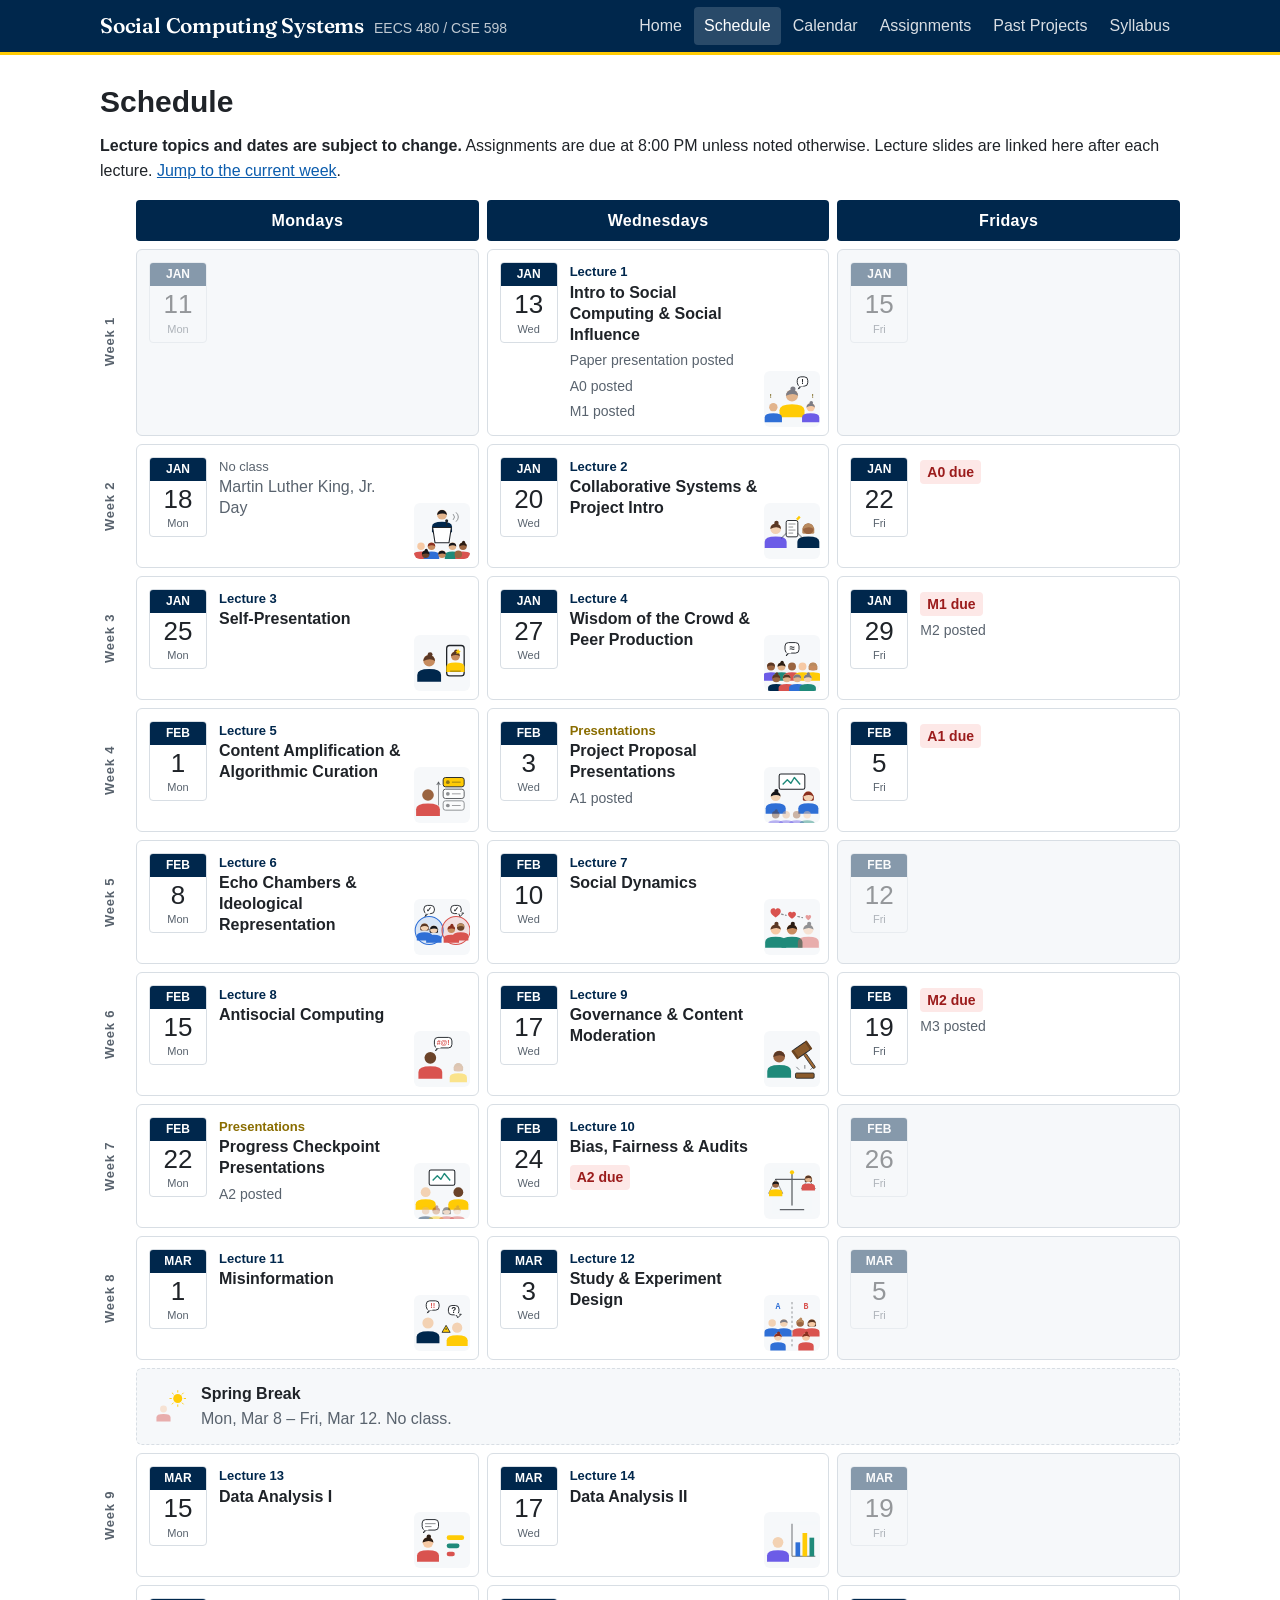
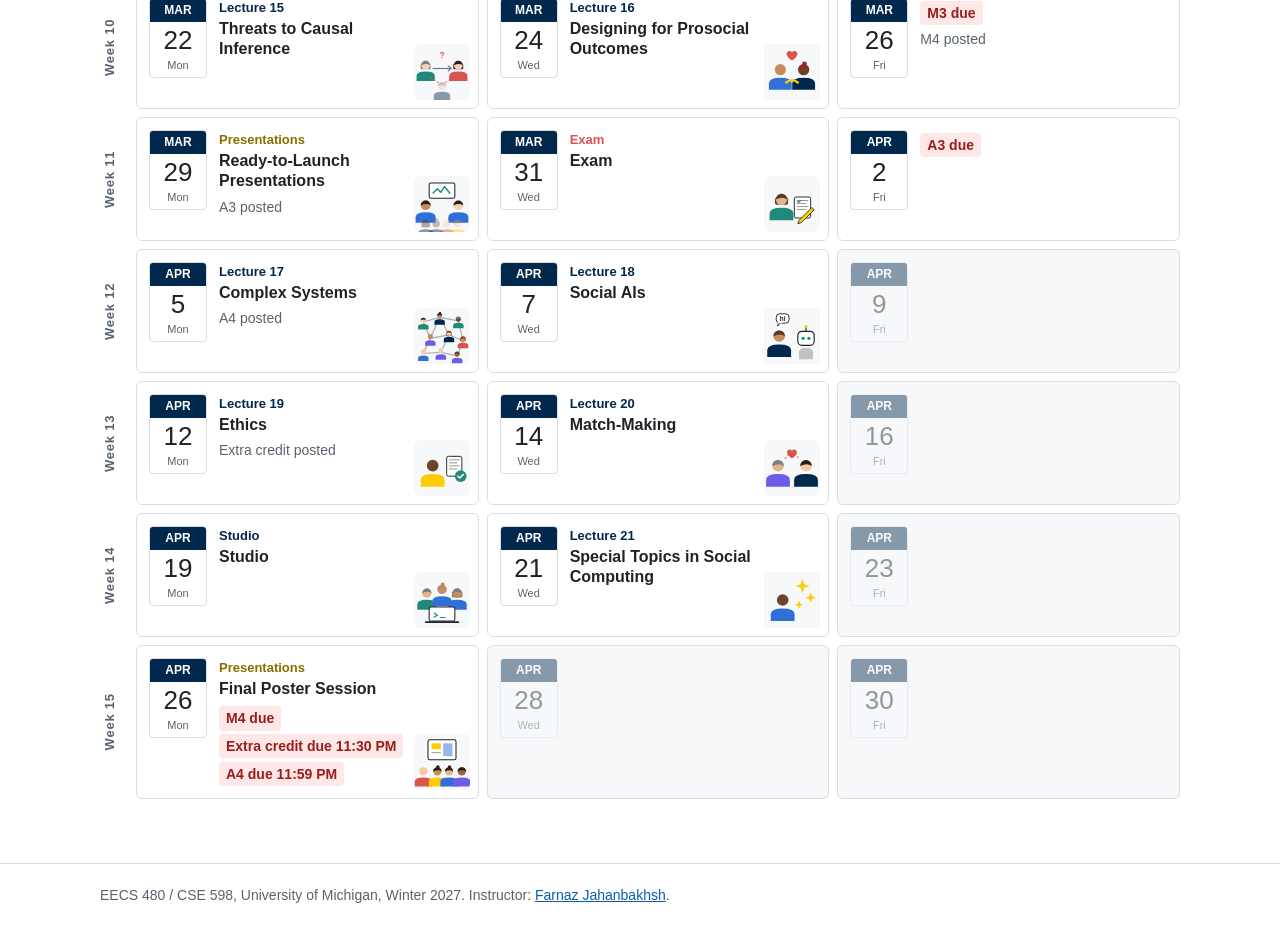
<file: schedule.html>
<!doctype html>
<html lang="en">
<head>
<meta charset="utf-8">
<meta name="viewport" content="width=device-width, initial-scale=1">
<title>Schedule – Social Computing Systems</title>
<meta name="description" content="EECS 480 / CSE 598, Winter 2027. We interact with friends, teammates, and lawmakers online, and we read our news socially. These everyday activities are shaped by social computing sys…">
<link rel="icon" href="static/favicon.svg" type="image/svg+xml">
<link rel="preconnect" href="https://fonts.googleapis.com">
<link rel="preconnect" href="https://fonts.gstatic.com" crossorigin>
<link href="https://fonts.googleapis.com/css2?family=Fraunces:opsz,wght@9..144,400;9..144,600;9..144,800&display=swap" rel="stylesheet">
<link rel="stylesheet" href="static/style.css?v=4b3f82c3">

</head>
<body>

<header class="site-header">
  <div class="wrap header-inner">
    <a class="brand" href="index.html"><span class="brand-title">Social Computing Systems</span><span class="brand-codes">EECS 480 / CSE 598</span></a>
    <button class="menu-btn" aria-label="Menu" aria-expanded="false">Menu</button>
    <nav class="site-nav"><a href="index.html">Home</a><a href="schedule.html" aria-current="page">Schedule</a><a href="calendar.html">Calendar</a><a href="assignments.html">Assignments</a><a href="projects.html">Past Projects</a><a href="syllabus.html">Syllabus</a></nav>
  </div>
</header>
<main class="wrap">

<h1>Schedule</h1>
<p><strong>Lecture topics and dates are subject to change.</strong> Assignments are due at 8:00 PM unless noted otherwise. Lecture slides are linked here after each lecture. <a href="#" id="jump-today">Jump to the current week</a>.</p>
<div class="weekgrid" style="--cols: 3">
  <div class="week heads"><div class="wk-label"></div><div class="col-head">Mondays</div><div class="col-head">Wednesdays</div><div class="col-head">Fridays</div></div>
  <div class="week" data-start="2027-01-11" data-end="2027-01-17"><div class="wk-label">Week 1</div><div class="day no-class is-empty" data-date="2027-01-11"><div class="dateblock"><span class="mon">Jan</span><span class="num">11</span><span class="dow">Mon</span></div><div class="day-body"></div></div><div class="day k-lecture" data-date="2027-01-13"><div class="dateblock"><span class="mon">Jan</span><span class="num">13</span><span class="dow">Wed</span></div><div class="day-body"><div class="kind">Lecture 1</div><div class="t">Intro to Social Computing &amp; Social Influence</div><div class="ev ev-out">Paper presentation posted</div><div class="ev ev-out">A0 posted</div><div class="ev ev-out">M1 posted</div></div><svg class="glyph" viewBox="0 0 48 48" aria-hidden="true"><g><path d="M13.3 39.7V33.7Q13.3 28.5 24.0 28.5Q34.7 28.5 34.7 33.7V39.7Z" fill="var(--maize)"/><circle cx="24.0" cy="21.0" r="5.2" fill="#E2B48C"/><path d="M18.8 21.3A5.2 5.2 0 0 1 29.2 21.3Q25.0 18.1 18.8 21.3Z" fill="#7C7C84"/><circle cx="24.8" cy="15.5" r="2.2" fill="#7C7C84"/></g><g><path d="M31.0 12.5l-1.5 3l3 -3z" fill="var(--surface)" stroke="var(--ink)" stroke-width=".8" stroke-linejoin="round"/><rect x="28.5" y="5.0" width="9" height="8" rx="3" fill="var(--surface)" stroke="var(--ink)" stroke-width=".8"/><rect x="29.8" y="11.6" width="4" height="1.6" fill="var(--surface)"/><text x="33.0" y="11.3" text-anchor="middle" font-family="IBM Plex Sans, sans-serif" font-weight="700" font-size="6.5" fill="var(--ink)">!</text></g><g><path d="M0.6 44.0V39.8Q0.6 36.2 8.0 36.2Q15.4 36.2 15.4 39.8V44.0Z" fill="var(--c-individual)"/><circle cx="8.0" cy="31.0" r="3.6" fill="#E2B48C"/></g><g><path d="M32.6 44.0V39.8Q32.6 36.2 40.0 36.2Q47.4 36.2 47.4 39.8V44.0Z" fill="var(--violet)"/><circle cx="40.0" cy="31.0" r="3.6" fill="#F6C9A4"/><path d="M36.4 31.2A3.6 3.6 0 0 1 43.6 31.2Q40.7 29.0 36.4 31.2Z" fill="#7C7C84"/><circle cx="40.5" cy="27.2" r="1.5" fill="#7C7C84"/></g><text x="5" y="23" font-size="5" font-weight="700" fill="var(--maize-ink)">!</text><text x="41" y="23" font-size="5" font-weight="700" fill="var(--maize-ink)">!</text></svg></div><div class="day no-class is-empty" data-date="2027-01-15"><div class="dateblock"><span class="mon">Jan</span><span class="num">15</span><span class="dow">Fri</span></div><div class="day-body"></div></div></div><div class="week" data-start="2027-01-18" data-end="2027-01-24"><div class="wk-label">Week 2</div><div class="day k-holiday" data-date="2027-01-18"><div class="dateblock"><span class="mon">Jan</span><span class="num">18</span><span class="dow">Mon</span></div><div class="day-body"><div class="kind">No class</div><div class="t">Martin Luther King, Jr. Day</div></div><svg class="glyph" viewBox="0 0 48 48" aria-hidden="true"><g><path d="M15.4 25.1V20.3Q15.4 16.1 24.0 16.1Q32.6 16.1 32.6 20.3V25.1Z" fill="var(--navy)"/><circle cx="24.0" cy="10.0" r="4.2" fill="#E2B48C"/><path d="M19.8 10.2A4.2 4.2 0 0 1 28.2 10.2Q24.8 7.7 19.8 10.2Z" fill="#16161A"/></g><path d="M16 21h16l-2 13h-12z" fill="var(--surface)" stroke="var(--ink)" stroke-width=".9"/><path d="M28 19.5v-3.5" stroke="var(--ink)" stroke-width="1"/><circle cx="28" cy="15.2" r="1.3" fill="var(--ink)"/><path d="M33.5 9.5q2.5 2.5 0 5M36 8q4 4 0 8" fill="none" stroke="var(--ink)" stroke-width=".8" opacity=".5"/><g><path d="M-0.6 48.5V44.8Q-0.6 41.6 6.0 41.6Q12.6 41.6 12.6 44.8V48.5Z" fill="var(--coral)"/><circle cx="6.0" cy="37.0" r="3.2" fill="#F6C9A4"/></g><g><path d="M8.4 48.5V44.8Q8.4 41.6 15.0 41.6Q21.6 41.6 21.6 44.8V48.5Z" fill="var(--c-individual)"/><circle cx="15.0" cy="37.0" r="3.2" fill="#C78C5F"/><path d="M11.8 37.2A3.2 3.2 0 0 1 18.2 37.2Q15.6 35.2 11.8 37.2Z" fill="#8A2F1F"/></g><g><path d="M26.4 48.5V44.8Q26.4 41.6 33.0 41.6Q39.6 41.6 39.6 44.8V48.5Z" fill="var(--teal)"/><circle cx="33.0" cy="37.0" r="3.2" fill="#E2B48C"/><path d="M29.8 37.2A3.2 3.2 0 0 1 36.2 37.2Q33.6 35.2 29.8 37.2Z" fill="#16161A"/></g><g><path d="M35.4 48.5V44.8Q35.4 41.6 42.0 41.6Q48.6 41.6 48.6 44.8V48.5Z" fill="var(--coral)"/><circle cx="42.0" cy="37.0" r="3.2" fill="#9A6440"/><path d="M38.8 37.2A3.2 3.2 0 0 1 45.2 37.2Q42.6 35.2 38.8 37.2Z" fill="#2B1D14"/><circle cx="42.5" cy="33.6" r="1.3" fill="#2B1D14"/></g><g><path d="M3.4 55.5V51.8Q3.4 48.6 10.0 48.6Q16.6 48.6 16.6 51.8V55.5Z" fill="var(--c-individual)"/><circle cx="10.0" cy="44.0" r="3.2" fill="#6B4329"/><path d="M6.8 44.2A3.2 3.2 0 0 1 13.2 44.2Q10.6 42.2 6.8 44.2Z" fill="#16161A"/><circle cx="10.5" cy="40.6" r="1.3" fill="#16161A"/></g><g><path d="M17.4 55.5V51.8Q17.4 48.6 24.0 48.6Q30.6 48.6 30.6 51.8V55.5Z" fill="var(--violet)"/><circle cx="24.0" cy="44.0" r="3.2" fill="#C78C5F"/><path d="M20.8 44.2A3.2 3.2 0 0 1 27.2 44.2Q24.6 42.2 20.8 44.2Z" fill="#16161A"/></g><g><path d="M31.4 55.5V51.8Q31.4 48.6 38.0 48.6Q44.6 48.6 44.6 51.8V55.5Z" fill="var(--coral)"/><circle cx="38.0" cy="44.0" r="3.2" fill="#9A6440"/></g></svg></div><div class="day k-lecture" data-date="2027-01-20"><div class="dateblock"><span class="mon">Jan</span><span class="num">20</span><span class="dow">Wed</span></div><div class="day-body"><div class="kind">Lecture 2</div><div class="t">Collaborative Systems &amp; Project Intro</div></div><svg class="glyph" viewBox="0 0 48 48" aria-hidden="true"><g><path d="M0.6 38.6V33.3Q0.6 28.7 10.0 28.7Q19.4 28.7 19.4 33.3V38.6Z" fill="var(--violet)"/><circle cx="10.0" cy="22.0" r="4.6" fill="#F3D2B3"/><path d="M5.4 22.2A4.6 4.6 0 0 1 14.6 22.2Q10.9 19.5 5.4 22.2Z" fill="#5A3825"/><circle cx="10.7" cy="17.2" r="1.9" fill="#5A3825"/></g><g><path d="M28.6 38.6V33.3Q28.6 28.7 38.0 28.7Q47.4 28.7 47.4 33.3V38.6Z" fill="var(--navy)"/><rect x="32.8" y="20.6" width="10.3" height="5.8" rx="1.4" fill="#B98A5E"/><circle cx="38.0" cy="22.0" r="4.6" fill="#9A6440"/><path d="M33.4 22.2A4.6 4.6 0 0 1 42.6 22.2Q38.9 19.5 33.4 22.2Z" fill="#B98A5E"/></g><rect x="19" y="15" width="10" height="14" rx="1.5" fill="var(--surface)" stroke="var(--ink)" stroke-width=".8"/><line x1="21" y1="18.0" x2="27" y2="18.0" stroke="var(--ink)" stroke-width=".8" opacity=".5"/><line x1="21" y1="20.6" x2="25" y2="20.6" stroke="var(--ink)" stroke-width=".8" opacity=".5"/><line x1="21" y1="23.2" x2="27" y2="23.2" stroke="var(--ink)" stroke-width=".8" opacity=".5"/><line x1="21" y1="25.8" x2="25" y2="25.8" stroke="var(--ink)" stroke-width=".8" opacity=".5"/><line x1="15" y1="30" x2="19" y2="26" stroke="var(--ink)" stroke-width="1.0" stroke-linecap="round" opacity="0.4"/><line x1="33" y1="30" x2="29" y2="26" stroke="var(--ink)" stroke-width="1.0" stroke-linecap="round" opacity="0.4"/><path d="M27.5 13.5l2.5 -2.5 1.4 1.4 -2.5 2.5z" fill="var(--maize)"/></svg></div><div class="day no-class" data-date="2027-01-22"><div class="dateblock"><span class="mon">Jan</span><span class="num">22</span><span class="dow">Fri</span></div><div class="day-body"><div class="ev ev-due">A0 due</div></div></div></div><div class="week" data-start="2027-01-25" data-end="2027-01-31"><div class="wk-label">Week 3</div><div class="day k-lecture" data-date="2027-01-25"><div class="dateblock"><span class="mon">Jan</span><span class="num">25</span><span class="dow">Mon</span></div><div class="day-body"><div class="kind">Lecture 3</div><div class="t">Self-Presentation</div></div><svg class="glyph" viewBox="0 0 48 48" aria-hidden="true"><g><path d="M2.8 40.0V34.2Q2.8 29.2 13.0 29.2Q23.2 29.2 23.2 34.2V40.0Z" fill="var(--navy)"/><circle cx="13.0" cy="22.0" r="5.0" fill="#C78C5F"/><path d="M8.0 22.2A5.0 5.0 0 0 1 18.0 22.2Q14.0 19.2 8.0 22.2Z" fill="#5A3825"/><circle cx="13.8" cy="16.8" r="2.1" fill="#5A3825"/></g><rect x="28" y="9" width="15" height="26" rx="2.5" fill="none" stroke="var(--ink)" stroke-width="1.1"/><g><path d="M27.7 31.7V27.3Q27.7 23.5 35.5 23.5Q43.3 23.5 43.3 27.3V31.7Z" fill="var(--maize)"/><circle cx="35.5" cy="18.0" r="3.8" fill="#C78C5F"/><path d="M31.7 18.2A3.8 3.8 0 0 1 39.3 18.2Q36.3 15.9 31.7 18.2Z" fill="#5A3825"/><circle cx="36.1" cy="14.0" r="1.6" fill="#5A3825"/></g><path d="M31 31h9" stroke="var(--ink)" stroke-width=".8" opacity=".5"/><path d="M39.5 11.5l1 2 2 .3-1.5 1.4.4 2-1.9-1-1.9 1 .4-2-1.5-1.4 2-.3z" fill="var(--maize)" transform="translate(-1 1) scale(.8) translate(9 2)"/></svg></div><div class="day k-lecture" data-date="2027-01-27"><div class="dateblock"><span class="mon">Jan</span><span class="num">27</span><span class="dow">Wed</span></div><div class="day-body"><div class="kind">Lecture 4</div><div class="t">Wisdom of the Crowd &amp; Peer Production</div></div><svg class="glyph" viewBox="0 0 48 48" aria-hidden="true"><g><path d="M-1.0 39.2V35.3Q-1.0 31.9 6.0 31.9Q13.0 31.9 13.0 35.3V39.2Z" fill="var(--violet)"/><circle cx="6.0" cy="27.0" r="3.4" fill="#9A6440"/><path d="M2.6 27.2A3.4 3.4 0 0 1 9.4 27.2Q6.7 25.1 2.6 27.2Z" fill="#5A3825"/></g><g><path d="M8.0 39.2V35.3Q8.0 31.9 15.0 31.9Q22.0 31.9 22.0 35.3V39.2Z" fill="var(--teal)"/><circle cx="15.0" cy="27.0" r="3.4" fill="#E2B48C"/><path d="M11.6 27.2A3.4 3.4 0 0 1 18.4 27.2Q15.7 25.1 11.6 27.2Z" fill="#2B1D14"/><circle cx="15.5" cy="23.4" r="1.4" fill="#2B1D14"/></g><g><path d="M17.0 39.2V35.3Q17.0 31.9 24.0 31.9Q31.0 31.9 31.0 35.3V39.2Z" fill="var(--coral)"/><circle cx="24.0" cy="27.0" r="3.4" fill="#9A6440"/></g><g><path d="M26.0 39.2V35.3Q26.0 31.9 33.0 31.9Q40.0 31.9 40.0 35.3V39.2Z" fill="var(--maize)"/><circle cx="33.0" cy="27.0" r="3.4" fill="#F6C9A4"/></g><g><path d="M35.0 39.2V35.3Q35.0 31.9 42.0 31.9Q49.0 31.9 49.0 35.3V39.2Z" fill="var(--maize)"/><rect x="38.2" y="26.0" width="7.6" height="4.2" rx="1.0" fill="#B98A5E"/><circle cx="42.0" cy="27.0" r="3.4" fill="#C78C5F"/><path d="M38.6 27.2A3.4 3.4 0 0 1 45.4 27.2Q42.7 25.1 38.6 27.2Z" fill="#B98A5E"/></g><g><path d="M3.5 49.2V45.3Q3.5 41.9 10.5 41.9Q17.5 41.9 17.5 45.3V49.2Z" fill="var(--navy)"/><circle cx="10.5" cy="37.0" r="3.4" fill="#9A6440"/><path d="M7.1 37.2A3.4 3.4 0 0 1 13.9 37.2Q11.2 35.1 7.1 37.2Z" fill="#5A3825"/><circle cx="11.0" cy="33.4" r="1.4" fill="#5A3825"/></g><g><path d="M12.5 49.2V45.3Q12.5 41.9 19.5 41.9Q26.5 41.9 26.5 45.3V49.2Z" fill="var(--coral)"/><circle cx="19.5" cy="37.0" r="3.4" fill="#E2B48C"/><path d="M16.1 37.2A3.4 3.4 0 0 1 22.9 37.2Q20.2 35.1 16.1 37.2Z" fill="#5A3825"/></g><g><path d="M21.5 49.2V45.3Q21.5 41.9 28.5 41.9Q35.5 41.9 35.5 45.3V49.2Z" fill="var(--c-individual)"/><circle cx="28.5" cy="37.0" r="3.4" fill="#E2B48C"/><path d="M25.1 37.2A3.4 3.4 0 0 1 31.9 37.2Q29.2 35.1 25.1 37.2Z" fill="#7C7C84"/></g><g><path d="M30.5 49.2V45.3Q30.5 41.9 37.5 41.9Q44.5 41.9 44.5 45.3V49.2Z" fill="var(--teal)"/><circle cx="37.5" cy="37.0" r="3.4" fill="#F3D2B3"/><path d="M34.1 37.2A3.4 3.4 0 0 1 40.9 37.2Q38.2 35.1 34.1 37.2Z" fill="#7C7C84"/><circle cx="38.0" cy="33.4" r="1.4" fill="#7C7C84"/></g><g><path d="M20.5 15.0l-1.5 3l3 -3z" fill="var(--surface)" stroke="var(--ink)" stroke-width=".8" stroke-linejoin="round"/><rect x="18.0" y="6.5" width="12" height="9" rx="3" fill="var(--surface)" stroke="var(--ink)" stroke-width=".8"/><rect x="19.3" y="14.1" width="4" height="1.6" fill="var(--surface)"/><text x="24.0" y="13.9" text-anchor="middle" font-family="IBM Plex Sans, sans-serif" font-weight="700" font-size="8" fill="var(--ink)">≈</text></g></svg></div><div class="day no-class" data-date="2027-01-29"><div class="dateblock"><span class="mon">Jan</span><span class="num">29</span><span class="dow">Fri</span></div><div class="day-body"><div class="ev ev-due">M1 due</div><div class="ev ev-out">M2 posted</div></div></div></div><div class="week" data-start="2027-02-01" data-end="2027-02-07"><div class="wk-label">Week 4</div><div class="day k-lecture" data-date="2027-02-01"><div class="dateblock"><span class="mon">Feb</span><span class="num">1</span><span class="dow">Mon</span></div><div class="day-body"><div class="kind">Lecture 5</div><div class="t">Content Amplification &amp; Algorithmic Curation</div></div><svg class="glyph" viewBox="0 0 48 48" aria-hidden="true"><g><path d="M1.8 42.0V36.2Q1.8 31.2 12.0 31.2Q22.2 31.2 22.2 36.2V42.0Z" fill="var(--coral)"/><circle cx="12.0" cy="24.0" r="5.0" fill="#9A6440"/></g><rect x="25" y="9" width="18" height="8" rx="2" fill="var(--maize)" stroke="var(--ink)" stroke-width=".8" opacity="1.0"/><circle cx="29" cy="13" r="1.6" fill="var(--ink)" opacity=".5"/><line x1="32.5" y1="13" x2="40" y2="13" stroke="var(--ink)" stroke-width=".8" opacity=".45"/><rect x="25" y="19" width="18" height="8" rx="2" fill="var(--surface)" stroke="var(--ink)" stroke-width=".8" opacity="0.75"/><circle cx="29" cy="23" r="1.6" fill="var(--ink)" opacity=".5"/><line x1="32.5" y1="23" x2="40" y2="23" stroke="var(--ink)" stroke-width=".8" opacity=".45"/><rect x="25" y="29" width="18" height="8" rx="2" fill="var(--surface)" stroke="var(--ink)" stroke-width=".8" opacity="0.5"/><circle cx="29" cy="33" r="1.6" fill="var(--ink)" opacity=".5"/><line x1="32.5" y1="33" x2="40" y2="33" stroke="var(--ink)" stroke-width=".8" opacity=".45"/><path d="M21 13v20" stroke="var(--ink)" stroke-width=".9" opacity=".45"/><path d="M19.5 15.5l1.5-2.5 1.5 2.5" fill="none" stroke="var(--ink)" stroke-width=".9" opacity=".6"/></svg></div><div class="day k-presentations" data-date="2027-02-03"><div class="dateblock"><span class="mon">Feb</span><span class="num">3</span><span class="dow">Wed</span></div><div class="day-body"><div class="kind">Presentations</div><div class="t">Project Proposal Presentations</div><div class="ev ev-out">A1 posted</div></div><svg class="glyph" viewBox="0 0 48 48" aria-hidden="true"><rect x="13" y="6" width="22" height="13" rx="1.5" fill="var(--surface)" stroke="var(--ink)" stroke-width=".9"/><path d="M16 15l4-4 3 3 3-5 5 6" fill="none" stroke="var(--teal)" stroke-width="1.2" stroke-linejoin="round"/><g><path d="M1.4 40.1V35.3Q1.4 31.1 10.0 31.1Q18.6 31.1 18.6 35.3V40.1Z" fill="var(--c-individual)"/><circle cx="10.0" cy="25.0" r="4.2" fill="#F3D2B3"/><path d="M5.8 25.2A4.2 4.2 0 0 1 14.2 25.2Q10.8 22.7 5.8 25.2Z" fill="#16161A"/><circle cx="10.6" cy="20.6" r="1.8" fill="#16161A"/></g><g><path d="M29.4 40.1V35.3Q29.4 31.1 38.0 31.1Q46.6 31.1 46.6 35.3V40.1Z" fill="var(--c-individual)"/><rect x="33.3" y="23.7" width="9.4" height="5.2" rx="1.3" fill="#8A2F1F"/><circle cx="38.0" cy="25.0" r="4.2" fill="#F3D2B3"/><path d="M33.8 25.2A4.2 4.2 0 0 1 42.2 25.2Q38.8 22.7 33.8 25.2Z" fill="#8A2F1F"/></g><g opacity=".45"><path d="M3.4 52.5V48.8Q3.4 45.6 10.0 45.6Q16.6 45.6 16.6 48.8V52.5Z" fill="var(--violet)"/><circle cx="10.0" cy="41.0" r="3.2" fill="#6B4329"/><path d="M6.8 41.2A3.2 3.2 0 0 1 13.2 41.2Q10.6 39.2 6.8 41.2Z" fill="#5A3825"/><circle cx="10.5" cy="37.6" r="1.3" fill="#5A3825"/></g><g opacity=".45"><path d="M12.4 52.5V48.8Q12.4 45.6 19.0 45.6Q25.6 45.6 25.6 48.8V52.5Z" fill="var(--violet)"/><circle cx="19.0" cy="41.0" r="3.2" fill="#E2B48C"/></g><g opacity=".45"><path d="M21.4 52.5V48.8Q21.4 45.6 28.0 45.6Q34.6 45.6 34.6 48.8V52.5Z" fill="var(--violet)"/><circle cx="28.0" cy="41.0" r="3.2" fill="#9A6440"/></g><g opacity=".45"><path d="M30.4 52.5V48.8Q30.4 45.6 37.0 45.6Q43.6 45.6 43.6 48.8V52.5Z" fill="var(--teal)"/><circle cx="37.0" cy="41.0" r="3.2" fill="#F6C9A4"/></g></svg></div><div class="day no-class" data-date="2027-02-05"><div class="dateblock"><span class="mon">Feb</span><span class="num">5</span><span class="dow">Fri</span></div><div class="day-body"><div class="ev ev-due">A1 due</div></div></div></div><div class="week" data-start="2027-02-08" data-end="2027-02-14"><div class="wk-label">Week 5</div><div class="day k-lecture" data-date="2027-02-08"><div class="dateblock"><span class="mon">Feb</span><span class="num">8</span><span class="dow">Mon</span></div><div class="day-body"><div class="kind">Lecture 6</div><div class="t">Echo Chambers &amp; Ideological Representation</div></div><svg class="glyph" viewBox="0 0 48 48" aria-hidden="true"><circle cx="13" cy="27" r="12" fill="color-mix(in srgb, var(--c-individual) 14%, transparent)" stroke="var(--c-individual)" stroke-width=".9"/><circle cx="36" cy="27" r="12" fill="color-mix(in srgb, var(--coral) 14%, transparent)" stroke="var(--coral)" stroke-width=".9"/><g><path d="M2.4 35.5V31.8Q2.4 28.6 9.0 28.6Q15.6 28.6 15.6 31.8V35.5Z" fill="var(--c-individual)"/><rect x="5.4" y="23.0" width="7.2" height="4.0" rx="1.0" fill="#5A3825"/><circle cx="9.0" cy="24.0" r="3.2" fill="#F3D2B3"/><path d="M5.8 24.2A3.2 3.2 0 0 1 12.2 24.2Q9.6 22.2 5.8 24.2Z" fill="#5A3825"/></g><g><path d="M10.4 37.5V33.8Q10.4 30.6 17.0 30.6Q23.6 30.6 23.6 33.8V37.5Z" fill="var(--c-individual)"/><rect x="13.4" y="25.0" width="7.2" height="4.0" rx="1.0" fill="#16161A"/><circle cx="17.0" cy="26.0" r="3.2" fill="#F3D2B3"/><path d="M13.8 26.2A3.2 3.2 0 0 1 20.2 26.2Q17.6 24.2 13.8 26.2Z" fill="#16161A"/></g><g><path d="M25.4 37.5V33.8Q25.4 30.6 32.0 30.6Q38.6 30.6 38.6 33.8V37.5Z" fill="var(--coral)"/><circle cx="32.0" cy="26.0" r="3.2" fill="#C78C5F"/><path d="M28.8 26.2A3.2 3.2 0 0 1 35.2 26.2Q32.6 24.2 28.8 26.2Z" fill="#8A2F1F"/><circle cx="32.5" cy="22.6" r="1.3" fill="#8A2F1F"/></g><g><path d="M33.4 35.5V31.8Q33.4 28.6 40.0 28.6Q46.6 28.6 46.6 31.8V35.5Z" fill="var(--coral)"/><circle cx="40.0" cy="24.0" r="3.2" fill="#6B4329"/><path d="M36.8 24.2A3.2 3.2 0 0 1 43.2 24.2Q40.6 22.2 36.8 24.2Z" fill="#B98A5E"/></g><g><path d="M11.0 12.0l-1.5 3l3 -3z" fill="var(--surface)" stroke="var(--ink)" stroke-width=".8" stroke-linejoin="round"/><rect x="8.5" y="5.5" width="9" height="7" rx="3" fill="var(--surface)" stroke="var(--ink)" stroke-width=".8"/><rect x="9.8" y="11.1" width="4" height="1.6" fill="var(--surface)"/><text x="13.0" y="11.2" text-anchor="middle" font-family="IBM Plex Sans, sans-serif" font-weight="700" font-size="6" fill="var(--ink)">✓</text></g><g><path d="M38.0 12.0l1.5 3l3 -3z" fill="var(--surface)" stroke="var(--ink)" stroke-width=".8" stroke-linejoin="round"/><rect x="31.5" y="5.5" width="9" height="7" rx="3" fill="var(--surface)" stroke="var(--ink)" stroke-width=".8"/><rect x="36.8" y="11.1" width="4" height="1.6" fill="var(--surface)"/><text x="36.0" y="11.2" text-anchor="middle" font-family="IBM Plex Sans, sans-serif" font-weight="700" font-size="6" fill="var(--ink)">✓</text></g></svg></div><div class="day k-lecture" data-date="2027-02-10"><div class="dateblock"><span class="mon">Feb</span><span class="num">10</span><span class="dow">Wed</span></div><div class="day-body"><div class="kind">Lecture 7</div><div class="t">Social Dynamics</div></div><svg class="glyph" viewBox="0 0 48 48" aria-hidden="true"><g><path d="M1.0 41.8V36.8Q1.0 32.4 10.0 32.4Q19.0 32.4 19.0 36.8V41.8Z" fill="var(--teal)"/><circle cx="10.0" cy="26.0" r="4.4" fill="#F6C9A4"/><path d="M5.6 26.2A4.4 4.4 0 0 1 14.4 26.2Q10.9 23.6 5.6 26.2Z" fill="#5A3825"/><circle cx="10.7" cy="21.4" r="1.8" fill="#5A3825"/></g><g><path d="M15.0 41.8V36.8Q15.0 32.4 24.0 32.4Q33.0 32.4 33.0 36.8V41.8Z" fill="var(--teal)"/><circle cx="24.0" cy="26.0" r="4.4" fill="#C78C5F"/><path d="M19.6 26.2A4.4 4.4 0 0 1 28.4 26.2Q24.9 23.6 19.6 26.2Z" fill="#2B1D14"/><circle cx="24.7" cy="21.4" r="1.8" fill="#2B1D14"/></g><g opacity=".45"><path d="M29.0 41.8V36.8Q29.0 32.4 38.0 32.4Q47.0 32.4 47.0 36.8V41.8Z" fill="var(--coral)"/><circle cx="38.0" cy="26.0" r="4.4" fill="#F6C9A4"/><path d="M33.6 26.2A4.4 4.4 0 0 1 42.4 26.2Q38.9 23.6 33.6 26.2Z" fill="#16161A"/><circle cx="38.7" cy="21.4" r="1.8" fill="#16161A"/></g><path transform="translate(5.6 8.0) scale(1.1)" d="M4 7.2C1.2 5.2 0 3.9 0 2.3 0 1 1 0 2.2 0 3 0 3.6.4 4 1.1 4.4.4 5 0 5.8 0 7 0 8 1 8 2.3 8 3.9 6.8 5.2 4 7.2z" fill="var(--coral)"/><path transform="translate(20.6 10.9) scale(0.85)" d="M4 7.2C1.2 5.2 0 3.9 0 2.3 0 1 1 0 2.2 0 3 0 3.6.4 4 1.1 4.4.4 5 0 5.8 0 7 0 8 1 8 2.3 8 3.9 6.8 5.2 4 7.2z" fill="var(--coral)"/><path transform="translate(35.6 13.8) scale(0.6)" d="M4 7.2C1.2 5.2 0 3.9 0 2.3 0 1 1 0 2.2 0 3 0 3.6.4 4 1.1 4.4.4 5 0 5.8 0 7 0 8 1 8 2.3 8 3.9 6.8 5.2 4 7.2z" fill="color-mix(in srgb, var(--coral) 55%, transparent)"/><line x1="15" y1="13" x2="19" y2="14" stroke="var(--ink)" stroke-width="1.0" stroke-linecap="round" opacity="0.5" stroke-dasharray="1.5 2"/><line x1="29" y1="15" x2="33" y2="16" stroke="var(--ink)" stroke-width="1.0" stroke-linecap="round" opacity="0.5" stroke-dasharray="1.5 2"/></svg></div><div class="day no-class is-empty" data-date="2027-02-12"><div class="dateblock"><span class="mon">Feb</span><span class="num">12</span><span class="dow">Fri</span></div><div class="day-body"></div></div></div><div class="week" data-start="2027-02-15" data-end="2027-02-21"><div class="wk-label">Week 6</div><div class="day k-lecture" data-date="2027-02-15"><div class="dateblock"><span class="mon">Feb</span><span class="num">15</span><span class="dow">Mon</span></div><div class="day-body"><div class="kind">Lecture 8</div><div class="t">Antisocial Computing</div></div><svg class="glyph" viewBox="0 0 48 48" aria-hidden="true"><g><path d="M3.8 41.0V35.2Q3.8 30.2 14.0 30.2Q24.2 30.2 24.2 35.2V41.0Z" fill="var(--coral)"/><circle cx="14.0" cy="23.0" r="5.0" fill="#6B4329"/></g><g><path d="M20.0 14.0l-1.5 3l3 -3z" fill="var(--surface)" stroke="var(--ink)" stroke-width=".8" stroke-linejoin="round"/><rect x="17.5" y="5.5" width="15" height="9" rx="3" fill="var(--surface)" stroke="var(--ink)" stroke-width=".8"/><rect x="18.8" y="13.1" width="4" height="1.6" fill="var(--surface)"/><text x="25.0" y="12.2" text-anchor="middle" font-family="IBM Plex Sans, sans-serif" font-weight="700" font-size="6" fill="var(--coral)">#@!</text></g><g opacity=".45"><path d="M30.6 44.0V39.8Q30.6 36.2 38.0 36.2Q45.4 36.2 45.4 39.8V44.0Z" fill="var(--maize)"/><rect x="34.0" y="29.9" width="8.1" height="4.5" rx="1.1" fill="#B98A5E"/><circle cx="38.0" cy="31.0" r="3.6" fill="#C78C5F"/><path d="M34.4 31.2A3.6 3.6 0 0 1 41.6 31.2Q38.7 29.0 34.4 31.2Z" fill="#B98A5E"/></g></svg></div><div class="day k-lecture" data-date="2027-02-17"><div class="dateblock"><span class="mon">Feb</span><span class="num">17</span><span class="dow">Wed</span></div><div class="day-body"><div class="kind">Lecture 9</div><div class="t">Governance &amp; Content Moderation</div></div><svg class="glyph" viewBox="0 0 48 48" aria-hidden="true"><g><path d="M2.8 40.0V34.2Q2.8 29.2 13.0 29.2Q23.2 29.2 23.2 34.2V40.0Z" fill="var(--teal)"/><circle cx="13.0" cy="22.0" r="5.0" fill="#9A6440"/><path d="M8.0 22.2A5.0 5.0 0 0 1 18.0 22.2Q14.0 19.2 8.0 22.2Z" fill="#5A3825"/></g><g transform="rotate(-35 33 17)"><rect x="26" y="12" width="14" height="8" rx="1.5" fill="#8a5a2b" stroke="var(--ink)" stroke-width=".8"/><rect x="25" y="11.5" width="2.2" height="9" rx=".8" fill="#6b4420"/><rect x="38.8" y="11.5" width="2.2" height="9" rx=".8" fill="#6b4420"/><rect x="31.8" y="20" width="2.4" height="15" rx="1" fill="#a36b35" stroke="var(--ink)" stroke-width=".6"/></g><rect x="27" y="36" width="16" height="4.5" rx="1" fill="#8a5a2b" stroke="var(--ink)" stroke-width=".7"/><path d="M30 33l-2-2M35 32v-2.5M40 33l2-2" stroke="var(--ink)" stroke-width=".8" stroke-linecap="round" opacity=".6"/></svg></div><div class="day no-class" data-date="2027-02-19"><div class="dateblock"><span class="mon">Feb</span><span class="num">19</span><span class="dow">Fri</span></div><div class="day-body"><div class="ev ev-due">M2 due</div><div class="ev ev-out">M3 posted</div></div></div></div><div class="week" data-start="2027-02-22" data-end="2027-02-28"><div class="wk-label">Week 7</div><div class="day k-presentations" data-date="2027-02-22"><div class="dateblock"><span class="mon">Feb</span><span class="num">22</span><span class="dow">Mon</span></div><div class="day-body"><div class="kind">Presentations</div><div class="t">Progress Checkpoint Presentations</div><div class="ev ev-out">A2 posted</div></div><svg class="glyph" viewBox="0 0 48 48" aria-hidden="true"><rect x="13" y="6" width="22" height="13" rx="1.5" fill="var(--surface)" stroke="var(--ink)" stroke-width=".9"/><path d="M16 15l4-4 3 3 3-5 5 6" fill="none" stroke="var(--teal)" stroke-width="1.2" stroke-linejoin="round"/><g><path d="M1.4 40.1V35.3Q1.4 31.1 10.0 31.1Q18.6 31.1 18.6 35.3V40.1Z" fill="var(--maize)"/><circle cx="10.0" cy="25.0" r="4.2" fill="#F3D2B3"/></g><g><path d="M29.4 40.1V35.3Q29.4 31.1 38.0 31.1Q46.6 31.1 46.6 35.3V40.1Z" fill="var(--maize)"/><circle cx="38.0" cy="25.0" r="4.2" fill="#6B4329"/></g><g opacity=".45"><path d="M3.4 52.5V48.8Q3.4 45.6 10.0 45.6Q16.6 45.6 16.6 48.8V52.5Z" fill="var(--navy)"/><circle cx="10.0" cy="41.0" r="3.2" fill="#E2B48C"/></g><g opacity=".45"><path d="M12.4 52.5V48.8Q12.4 45.6 19.0 45.6Q25.6 45.6 25.6 48.8V52.5Z" fill="var(--maize)"/><circle cx="19.0" cy="41.0" r="3.2" fill="#C78C5F"/><path d="M15.8 41.2A3.2 3.2 0 0 1 22.2 41.2Q19.6 39.2 15.8 41.2Z" fill="#8A2F1F"/><circle cx="19.5" cy="37.6" r="1.3" fill="#8A2F1F"/></g><g opacity=".45"><path d="M21.4 52.5V48.8Q21.4 45.6 28.0 45.6Q34.6 45.6 34.6 48.8V52.5Z" fill="var(--coral)"/><rect x="24.4" y="40.0" width="7.2" height="4.0" rx="1.0" fill="#16161A"/><circle cx="28.0" cy="41.0" r="3.2" fill="#E2B48C"/><path d="M24.8 41.2A3.2 3.2 0 0 1 31.2 41.2Q28.6 39.2 24.8 41.2Z" fill="#16161A"/></g><g opacity=".45"><path d="M30.4 52.5V48.8Q30.4 45.6 37.0 45.6Q43.6 45.6 43.6 48.8V52.5Z" fill="var(--coral)"/><circle cx="37.0" cy="41.0" r="3.2" fill="#F3D2B3"/><path d="M33.8 41.2A3.2 3.2 0 0 1 40.2 41.2Q37.6 39.2 33.8 41.2Z" fill="#B98A5E"/><circle cx="37.5" cy="37.6" r="1.3" fill="#B98A5E"/></g></svg></div><div class="day k-lecture" data-date="2027-02-24"><div class="dateblock"><span class="mon">Feb</span><span class="num">24</span><span class="dow">Wed</span></div><div class="day-body"><div class="kind">Lecture 10</div><div class="t">Bias, Fairness &amp; Audits</div><div class="ev ev-due">A2 due</div></div><svg class="glyph" viewBox="0 0 48 48" aria-hidden="true"><path d="M24 8v28M14 40h20M10 14h28" stroke="var(--ink)" stroke-width="1.1" stroke-linecap="round" opacity=".7"/><path d="M4 26l6-12 6 12z M32 22l6-8 6 8z" fill="none" stroke="var(--ink)" stroke-width=".8" opacity=".5"/><g><path d="M4.3 28.6V25.4Q4.3 22.6 10.0 22.6Q15.7 22.6 15.7 25.4V28.6Z" fill="var(--maize)"/><circle cx="10.0" cy="18.5" r="2.8" fill="#9A6440"/><path d="M7.2 18.6A2.8 2.8 0 0 1 12.8 18.6Q10.6 17.0 7.2 18.6Z" fill="#16161A"/></g><g><path d="M32.3 23.6V20.4Q32.3 17.6 38.0 17.6Q43.7 17.6 43.7 20.4V23.6Z" fill="var(--coral)"/><rect x="34.9" y="12.7" width="6.3" height="3.5" rx="0.8" fill="#5A3825"/><circle cx="38.0" cy="13.5" r="2.8" fill="#E2B48C"/><path d="M35.2 13.6A2.8 2.8 0 0 1 40.8 13.6Q38.6 12.0 35.2 13.6Z" fill="#5A3825"/></g><circle cx="24" cy="8" r="1.8" fill="var(--maize)"/></svg></div><div class="day no-class is-empty" data-date="2027-02-26"><div class="dateblock"><span class="mon">Feb</span><span class="num">26</span><span class="dow">Fri</span></div><div class="day-body"></div></div></div><div class="week" data-start="2027-03-01" data-end="2027-03-07"><div class="wk-label">Week 8</div><div class="day k-lecture" data-date="2027-03-01"><div class="dateblock"><span class="mon">Mar</span><span class="num">1</span><span class="dow">Mon</span></div><div class="day-body"><div class="kind">Lecture 11</div><div class="t">Misinformation</div></div><svg class="glyph" viewBox="0 0 48 48" aria-hidden="true"><g><path d="M2.2 41.3V35.8Q2.2 31.0 12.0 31.0Q21.8 31.0 21.8 35.8V41.3Z" fill="var(--navy)"/><circle cx="12.0" cy="24.0" r="4.8" fill="#F3D2B3"/></g><g><path d="M13.0 12.5l-1.5 3l3 -3z" fill="var(--surface)" stroke="var(--ink)" stroke-width=".8" stroke-linejoin="round"/><rect x="10.5" y="5.0" width="11" height="8" rx="3" fill="var(--surface)" stroke="var(--ink)" stroke-width=".8"/><rect x="11.8" y="11.6" width="4" height="1.6" fill="var(--surface)"/><text x="16.0" y="11.3" text-anchor="middle" font-family="IBM Plex Sans, sans-serif" font-weight="700" font-size="6.5" fill="var(--coral)">!!</text></g><g><path d="M28.0 43.8V38.8Q28.0 34.4 37.0 34.4Q46.0 34.4 46.0 38.8V43.8Z" fill="var(--maize)"/><circle cx="37.0" cy="28.0" r="4.4" fill="#F3D2B3"/></g><g><path d="M36.0 16.5l1.5 3l3 -3z" fill="var(--surface)" stroke="var(--ink)" stroke-width=".8" stroke-linejoin="round"/><rect x="29.5" y="9.0" width="9" height="8" rx="3" fill="var(--surface)" stroke="var(--ink)" stroke-width=".8"/><rect x="34.8" y="15.6" width="4" height="1.6" fill="var(--surface)"/><text x="34.0" y="15.5" text-anchor="middle" font-family="IBM Plex Sans, sans-serif" font-weight="700" font-size="7" fill="var(--ink)">?</text></g><path d="M24 32l3.5 -6 3.5 6z" fill="var(--maize)" stroke="var(--ink)" stroke-width=".7"/><path d="M27.5 28.4v1.6" stroke="var(--ink)" stroke-width=".8"/></svg></div><div class="day k-lecture" data-date="2027-03-03"><div class="dateblock"><span class="mon">Mar</span><span class="num">3</span><span class="dow">Wed</span></div><div class="day-body"><div class="kind">Lecture 12</div><div class="t">Study &amp; Experiment Design</div></div><svg class="glyph" viewBox="0 0 48 48" aria-hidden="true"><text x="12" y="12" font-size="7" font-weight="700" text-anchor="middle" fill="var(--c-individual)" font-family="IBM Plex Mono, monospace">A</text><text x="36" y="12" font-size="7" font-weight="700" text-anchor="middle" fill="var(--coral)" font-family="IBM Plex Mono, monospace">B</text><path d="M24 6v38" stroke="var(--ink)" stroke-width=".8" stroke-dasharray="2 2" opacity=".5"/><g><path d="M0.4 35.5V31.8Q0.4 28.6 7.0 28.6Q13.6 28.6 13.6 31.8V35.5Z" fill="var(--c-individual)"/><circle cx="7.0" cy="24.0" r="3.2" fill="#F3D2B3"/></g><g><path d="M10.4 35.5V31.8Q10.4 28.6 17.0 28.6Q23.6 28.6 23.6 31.8V35.5Z" fill="var(--c-individual)"/><circle cx="17.0" cy="24.0" r="3.2" fill="#F3D2B3"/><path d="M13.8 24.2A3.2 3.2 0 0 1 20.2 24.2Q17.6 22.2 13.8 24.2Z" fill="#7C7C84"/></g><g><path d="M5.4 47.5V43.8Q5.4 40.6 12.0 40.6Q18.6 40.6 18.6 43.8V47.5Z" fill="var(--c-individual)"/><circle cx="12.0" cy="36.0" r="3.2" fill="#F3D2B3"/><path d="M8.8 36.2A3.2 3.2 0 0 1 15.2 36.2Q12.6 34.2 8.8 36.2Z" fill="#8A2F1F"/><circle cx="12.5" cy="32.6" r="1.3" fill="#8A2F1F"/></g><g><path d="M24.4 35.5V31.8Q24.4 28.6 31.0 28.6Q37.6 28.6 37.6 31.8V35.5Z" fill="var(--coral)"/><circle cx="31.0" cy="24.0" r="3.2" fill="#9A6440"/><path d="M27.8 24.2A3.2 3.2 0 0 1 34.2 24.2Q31.6 22.2 27.8 24.2Z" fill="#B98A5E"/><circle cx="31.5" cy="20.6" r="1.3" fill="#B98A5E"/></g><g><path d="M34.4 35.5V31.8Q34.4 28.6 41.0 28.6Q47.6 28.6 47.6 31.8V35.5Z" fill="var(--coral)"/><rect x="37.4" y="23.0" width="7.2" height="4.0" rx="1.0" fill="#5A3825"/><circle cx="41.0" cy="24.0" r="3.2" fill="#F6C9A4"/><path d="M37.8 24.2A3.2 3.2 0 0 1 44.2 24.2Q41.6 22.2 37.8 24.2Z" fill="#5A3825"/></g><g><path d="M29.4 47.5V43.8Q29.4 40.6 36.0 40.6Q42.6 40.6 42.6 43.8V47.5Z" fill="var(--coral)"/><circle cx="36.0" cy="36.0" r="3.2" fill="#F6C9A4"/><path d="M32.8 36.2A3.2 3.2 0 0 1 39.2 36.2Q36.6 34.2 32.8 36.2Z" fill="#8A2F1F"/><circle cx="36.5" cy="32.6" r="1.3" fill="#8A2F1F"/></g></svg></div><div class="day no-class is-empty" data-date="2027-03-05"><div class="dateblock"><span class="mon">Mar</span><span class="num">5</span><span class="dow">Fri</span></div><div class="day-body"></div></div></div><div class="week is-break" data-start="2027-03-08" data-end="2027-03-14"><div class="wk-label"></div><div class="break-cell" style="grid-column: span 3"><svg class="glyph" viewBox="0 0 48 48" aria-hidden="true"><circle cx="33" cy="14" r="6" fill="var(--maize)"/><line x1="41.5" y1="14.0" x2="43.5" y2="14.0" stroke="var(--maize)" stroke-width="1.2" stroke-linecap="round"/><line x1="24.5" y1="14.0" x2="22.5" y2="14.0" stroke="var(--maize)" stroke-width="1.2" stroke-linecap="round"/><line x1="33.0" y1="22.5" x2="33.0" y2="24.5" stroke="var(--maize)" stroke-width="1.2" stroke-linecap="round"/><line x1="33.0" y1="5.5" x2="33.0" y2="3.5" stroke="var(--maize)" stroke-width="1.2" stroke-linecap="round"/><line x1="39.0" y1="19.9" x2="40.4" y2="21.4" stroke="var(--maize)" stroke-width="1.2" stroke-linecap="round"/><line x1="27.1" y1="19.9" x2="25.6" y2="21.4" stroke="var(--maize)" stroke-width="1.2" stroke-linecap="round"/><line x1="39.0" y1="8.1" x2="40.4" y2="6.7" stroke="var(--maize)" stroke-width="1.2" stroke-linecap="round"/><line x1="27.1" y1="8.1" x2="25.6" y2="6.7" stroke="var(--maize)" stroke-width="1.2" stroke-linecap="round"/><g opacity=".45"><path d="M4.6 44.6V39.3Q4.6 34.7 14.0 34.7Q23.4 34.7 23.4 39.3V44.6Z" fill="var(--coral)"/><circle cx="14.0" cy="28.0" r="4.6" fill="#F6C9A4"/></g></svg><div><div class="t">Spring Break</div><div class="muted">Mon, Mar 8 – Fri, Mar 12. No class.</div></div></div></div><div class="week" data-start="2027-03-15" data-end="2027-03-21"><div class="wk-label">Week 9</div><div class="day k-lecture" data-date="2027-03-15"><div class="dateblock"><span class="mon">Mar</span><span class="num">15</span><span class="dow">Mon</span></div><div class="day-body"><div class="kind">Lecture 13</div><div class="t">Data Analysis I</div></div><svg class="glyph" viewBox="0 0 48 48" aria-hidden="true"><g><path d="M2.6 42.6V37.3Q2.6 32.7 12.0 32.7Q21.4 32.7 21.4 37.3V42.6Z" fill="var(--coral)"/><circle cx="12.0" cy="26.0" r="4.6" fill="#F6C9A4"/><path d="M7.4 26.2A4.6 4.6 0 0 1 16.6 26.2Q12.9 23.5 7.4 26.2Z" fill="#2B1D14"/><circle cx="12.7" cy="21.2" r="1.9" fill="#2B1D14"/></g><g><path d="M9.5 15.0l-1.5 3l3 -3z" fill="var(--surface)" stroke="var(--ink)" stroke-width=".8" stroke-linejoin="round"/><rect x="7.0" y="6.5" width="14" height="9" rx="3" fill="var(--surface)" stroke="var(--ink)" stroke-width=".8"/><rect x="8.3" y="14.1" width="4" height="1.6" fill="var(--surface)"/></g><line x1="9.5" y1="10" x2="18.5" y2="10" stroke="var(--ink)" stroke-width=".8" opacity=".55"/><line x1="9.5" y1="12.5" x2="15" y2="12.5" stroke="var(--ink)" stroke-width=".8" opacity=".55"/><rect x="28" y="20" width="15" height="4" rx="2" fill="var(--maize)"/><rect x="28" y="27" width="11" height="4" rx="2" fill="var(--teal)"/><rect x="28" y="34" width="7" height="4" rx="2" fill="var(--coral)"/></svg></div><div class="day k-lecture" data-date="2027-03-17"><div class="dateblock"><span class="mon">Mar</span><span class="num">17</span><span class="dow">Wed</span></div><div class="day-body"><div class="kind">Lecture 14</div><div class="t">Data Analysis II</div></div><svg class="glyph" viewBox="0 0 48 48" aria-hidden="true"><g><path d="M2.6 42.6V37.3Q2.6 32.7 12.0 32.7Q21.4 32.7 21.4 37.3V42.6Z" fill="var(--violet)"/><circle cx="12.0" cy="26.0" r="4.6" fill="#F3D2B3"/></g><path d="M24 38h20M24 38V10" stroke="var(--ink)" stroke-width=".9" opacity=".6"/><rect x="27" y="26" width="4" height="12" fill="var(--c-individual)"/><rect x="33" y="18" width="4" height="20" fill="var(--maize)"/><rect x="39" y="22" width="4" height="16" fill="var(--teal)"/></svg></div><div class="day no-class is-empty" data-date="2027-03-19"><div class="dateblock"><span class="mon">Mar</span><span class="num">19</span><span class="dow">Fri</span></div><div class="day-body"></div></div></div><div class="week" data-start="2027-03-22" data-end="2027-03-28"><div class="wk-label">Week 10</div><div class="day k-lecture" data-date="2027-03-22"><div class="dateblock"><span class="mon">Mar</span><span class="num">22</span><span class="dow">Mon</span></div><div class="day-body"><div class="kind">Lecture 15</div><div class="t">Threats to Causal Inference</div></div><svg class="glyph" viewBox="0 0 48 48" aria-hidden="true"><g><path d="M2.2 31.7V27.3Q2.2 23.5 10.0 23.5Q17.8 23.5 17.8 27.3V31.7Z" fill="var(--teal)"/><rect x="5.7" y="16.9" width="8.5" height="4.8" rx="1.1" fill="#7C7C84"/><circle cx="10.0" cy="18.0" r="3.8" fill="#F3D2B3"/><path d="M6.2 18.2A3.8 3.8 0 0 1 13.8 18.2Q10.8 15.9 6.2 18.2Z" fill="#7C7C84"/></g><g><path d="M30.2 31.7V27.3Q30.2 23.5 38.0 23.5Q45.8 23.5 45.8 27.3V31.7Z" fill="var(--coral)"/><rect x="33.7" y="16.9" width="8.5" height="4.8" rx="1.1" fill="#2B1D14"/><circle cx="38.0" cy="18.0" r="3.8" fill="#F3D2B3"/><path d="M34.2 18.2A3.8 3.8 0 0 1 41.8 18.2Q38.8 15.9 34.2 18.2Z" fill="#2B1D14"/></g><path d="M16 21h15" stroke="var(--ink)" stroke-width="1" opacity=".6"/><path d="M29 18.5l3 2.5-3 2.5" fill="none" stroke="var(--ink)" stroke-width="1" opacity=".6"/><g opacity=".45"><path d="M17.0 48.2V44.3Q17.0 40.9 24.0 40.9Q31.0 40.9 31.0 44.3V48.2Z" fill="var(--navy)"/><circle cx="24.0" cy="36.0" r="3.4" fill="#F6C9A4"/><path d="M20.6 36.2A3.4 3.4 0 0 1 27.4 36.2Q24.7 34.1 20.6 36.2Z" fill="#7C7C84"/></g><path d="M21 33l-8-5M27 33l8-5" stroke="var(--coral)" stroke-width=".9" stroke-dasharray="1.5 1.8"/><text x="24" y="12" text-anchor="middle" font-size="7" font-weight="700" fill="var(--coral)">?</text></svg></div><div class="day k-lecture" data-date="2027-03-24"><div class="dateblock"><span class="mon">Mar</span><span class="num">24</span><span class="dow">Wed</span></div><div class="day-body"><div class="kind">Lecture 16</div><div class="t">Designing for Prosocial Outcomes</div></div><svg class="glyph" viewBox="0 0 48 48" aria-hidden="true"><g><path d="M4.2 39.3V33.8Q4.2 29.0 14.0 29.0Q23.8 29.0 23.8 33.8V39.3Z" fill="var(--c-individual)"/><circle cx="14.0" cy="22.0" r="4.8" fill="#C78C5F"/></g><g><path d="M24.2 39.3V33.8Q24.2 29.0 34.0 29.0Q43.8 29.0 43.8 33.8V39.3Z" fill="var(--navy)"/><circle cx="34.0" cy="22.0" r="4.8" fill="#6B4329"/><path d="M29.2 22.2A4.8 4.8 0 0 1 38.8 22.2Q35.0 19.4 29.2 22.2Z" fill="#8A2F1F"/><circle cx="34.7" cy="17.0" r="2.0" fill="#8A2F1F"/></g><path d="M19 33q5 -4 10 0" fill="none" stroke="var(--maize)" stroke-width="2" stroke-linecap="round"/><path transform="translate(19.4 5.9) scale(1.15)" d="M4 7.2C1.2 5.2 0 3.9 0 2.3 0 1 1 0 2.2 0 3 0 3.6.4 4 1.1 4.4.4 5 0 5.8 0 7 0 8 1 8 2.3 8 3.9 6.8 5.2 4 7.2z" fill="var(--coral)"/></svg></div><div class="day no-class" data-date="2027-03-26"><div class="dateblock"><span class="mon">Mar</span><span class="num">26</span><span class="dow">Fri</span></div><div class="day-body"><div class="ev ev-due">M3 due</div><div class="ev ev-out">M4 posted</div></div></div></div><div class="week" data-start="2027-03-29" data-end="2027-04-04"><div class="wk-label">Week 11</div><div class="day k-presentations" data-date="2027-03-29"><div class="dateblock"><span class="mon">Mar</span><span class="num">29</span><span class="dow">Mon</span></div><div class="day-body"><div class="kind">Presentations</div><div class="t">Ready-to-Launch Presentations</div><div class="ev ev-out">A3 posted</div></div><svg class="glyph" viewBox="0 0 48 48" aria-hidden="true"><rect x="13" y="6" width="22" height="13" rx="1.5" fill="var(--surface)" stroke="var(--ink)" stroke-width=".9"/><path d="M16 15l4-4 3 3 3-5 5 6" fill="none" stroke="var(--teal)" stroke-width="1.2" stroke-linejoin="round"/><g><path d="M1.4 40.1V35.3Q1.4 31.1 10.0 31.1Q18.6 31.1 18.6 35.3V40.1Z" fill="var(--c-individual)"/><circle cx="10.0" cy="25.0" r="4.2" fill="#C78C5F"/><path d="M5.8 25.2A4.2 4.2 0 0 1 14.2 25.2Q10.8 22.7 5.8 25.2Z" fill="#2B1D14"/></g><g><path d="M29.4 40.1V35.3Q29.4 31.1 38.0 31.1Q46.6 31.1 46.6 35.3V40.1Z" fill="var(--c-individual)"/><circle cx="38.0" cy="25.0" r="4.2" fill="#F3D2B3"/><path d="M33.8 25.2A4.2 4.2 0 0 1 42.2 25.2Q38.8 22.7 33.8 25.2Z" fill="#2B1D14"/></g><g opacity=".45"><path d="M3.4 52.5V48.8Q3.4 45.6 10.0 45.6Q16.6 45.6 16.6 48.8V52.5Z" fill="var(--navy)"/><rect x="6.4" y="40.0" width="7.2" height="4.0" rx="1.0" fill="#5A3825"/><circle cx="10.0" cy="41.0" r="3.2" fill="#6B4329"/><path d="M6.8 41.2A3.2 3.2 0 0 1 13.2 41.2Q10.6 39.2 6.8 41.2Z" fill="#5A3825"/></g><g opacity=".45"><path d="M12.4 52.5V48.8Q12.4 45.6 19.0 45.6Q25.6 45.6 25.6 48.8V52.5Z" fill="var(--navy)"/><circle cx="19.0" cy="41.0" r="3.2" fill="#9A6440"/><path d="M15.8 41.2A3.2 3.2 0 0 1 22.2 41.2Q19.6 39.2 15.8 41.2Z" fill="#7C7C84"/><circle cx="19.5" cy="37.6" r="1.3" fill="#7C7C84"/></g><g opacity=".45"><path d="M21.4 52.5V48.8Q21.4 45.6 28.0 45.6Q34.6 45.6 34.6 48.8V52.5Z" fill="var(--coral)"/><circle cx="28.0" cy="41.0" r="3.2" fill="#F3D2B3"/></g><g opacity=".45"><path d="M30.4 52.5V48.8Q30.4 45.6 37.0 45.6Q43.6 45.6 43.6 48.8V52.5Z" fill="var(--maize)"/><circle cx="37.0" cy="41.0" r="3.2" fill="#F3D2B3"/><path d="M33.8 41.2A3.2 3.2 0 0 1 40.2 41.2Q37.6 39.2 33.8 41.2Z" fill="#B98A5E"/></g></svg></div><div class="day k-exam" data-date="2027-03-31"><div class="dateblock"><span class="mon">Mar</span><span class="num">31</span><span class="dow">Wed</span></div><div class="day-body"><div class="kind">Exam</div><div class="t">Exam</div></div><svg class="glyph" viewBox="0 0 48 48" aria-hidden="true"><g><path d="M4.8 38.0V32.2Q4.8 27.2 15.0 27.2Q25.2 27.2 25.2 32.2V38.0Z" fill="var(--teal)"/><rect x="9.4" y="18.5" width="11.2" height="6.2" rx="1.5" fill="#5A3825"/><circle cx="15.0" cy="20.0" r="5.0" fill="#E2B48C"/><path d="M10.0 20.2A5.0 5.0 0 0 1 20.0 20.2Q16.0 17.2 10.0 20.2Z" fill="#5A3825"/></g><rect x="26" y="18" width="14" height="18" rx="1.5" fill="var(--surface)" stroke="var(--ink)" stroke-width=".8"/><line x1="28" y1="21.0" x2="38" y2="21.0" stroke="var(--ink)" stroke-width=".8" opacity=".5"/><line x1="28" y1="23.6" x2="36" y2="23.6" stroke="var(--ink)" stroke-width=".8" opacity=".5"/><line x1="28" y1="26.2" x2="38" y2="26.2" stroke="var(--ink)" stroke-width=".8" opacity=".5"/><line x1="28" y1="28.8" x2="36" y2="28.8" stroke="var(--ink)" stroke-width=".8" opacity=".5"/><path d="M30 38l11-11 2 2-11 11-3 1z" fill="var(--maize)" stroke="var(--ink)" stroke-width=".7"/><path d="M28.5 21.5l1.2 1.2 2-2" fill="none" stroke="var(--teal)" stroke-width="1"/></svg></div><div class="day no-class" data-date="2027-04-02"><div class="dateblock"><span class="mon">Apr</span><span class="num">2</span><span class="dow">Fri</span></div><div class="day-body"><div class="ev ev-due">A3 due</div></div></div></div><div class="week" data-start="2027-04-05" data-end="2027-04-11"><div class="wk-label">Week 12</div><div class="day k-lecture" data-date="2027-04-05"><div class="dateblock"><span class="mon">Apr</span><span class="num">5</span><span class="dow">Mon</span></div><div class="day-body"><div class="kind">Lecture 17</div><div class="t">Complex Systems</div><div class="ev ev-out">A4 posted</div></div><svg class="glyph" viewBox="0 0 48 48" aria-hidden="true"><line x1="8" y1="12" x2="22" y2="8" stroke="var(--ink)" stroke-width="1.0" stroke-linecap="round" opacity="0.35"/><line x1="22" y1="8" x2="38" y2="11" stroke="var(--ink)" stroke-width="1.0" stroke-linecap="round" opacity="0.35"/><line x1="8" y1="12" x2="14" y2="26" stroke="var(--ink)" stroke-width="1.0" stroke-linecap="round" opacity="0.35"/><line x1="22" y1="8" x2="30" y2="23" stroke="var(--ink)" stroke-width="1.0" stroke-linecap="round" opacity="0.35"/><line x1="38" y1="11" x2="42" y2="28" stroke="var(--ink)" stroke-width="1.0" stroke-linecap="round" opacity="0.35"/><line x1="14" y1="26" x2="30" y2="23" stroke="var(--ink)" stroke-width="1.0" stroke-linecap="round" opacity="0.35"/><line x1="30" y1="23" x2="42" y2="28" stroke="var(--ink)" stroke-width="1.0" stroke-linecap="round" opacity="0.35"/><line x1="14" y1="26" x2="8" y2="39" stroke="var(--ink)" stroke-width="1.0" stroke-linecap="round" opacity="0.35"/><line x1="30" y1="23" x2="23" y2="38" stroke="var(--ink)" stroke-width="1.0" stroke-linecap="round" opacity="0.35"/><line x1="8" y1="39" x2="23" y2="38" stroke="var(--ink)" stroke-width="1.0" stroke-linecap="round" opacity="0.35"/><line x1="23" y1="38" x2="37" y2="41" stroke="var(--ink)" stroke-width="1.0" stroke-linecap="round" opacity="0.35"/><line x1="42" y1="28" x2="37" y2="41" stroke="var(--ink)" stroke-width="1.0" stroke-linecap="round" opacity="0.35"/><line x1="22" y1="8" x2="14" y2="26" stroke="var(--ink)" stroke-width="1.0" stroke-linecap="round" opacity="0.35"/><g><path d="M3.5 18.4V15.9Q3.5 13.7 8.0 13.7Q12.5 13.7 12.5 15.9V18.4Z" fill="var(--teal)"/><circle cx="8.0" cy="10.5" r="2.2" fill="#F3D2B3"/><path d="M5.8 10.6A2.2 2.2 0 0 1 10.2 10.6Q8.4 9.3 5.8 10.6Z" fill="#2B1D14"/></g><g><path d="M17.5 14.4V11.9Q17.5 9.7 22.0 9.7Q26.5 9.7 26.5 11.9V14.4Z" fill="var(--navy)"/><circle cx="22.0" cy="6.5" r="2.2" fill="#C78C5F"/><path d="M19.8 6.6A2.2 2.2 0 0 1 24.2 6.6Q22.4 5.3 19.8 6.6Z" fill="#16161A"/><circle cx="22.3" cy="4.2" r="0.9" fill="#16161A"/></g><g><path d="M33.5 17.4V14.9Q33.5 12.7 38.0 12.7Q42.5 12.7 42.5 14.9V17.4Z" fill="var(--teal)"/><circle cx="38.0" cy="9.5" r="2.2" fill="#6B4329"/><path d="M35.8 9.6A2.2 2.2 0 0 1 40.2 9.6Q38.4 8.3 35.8 9.6Z" fill="#7C7C84"/></g><g><path d="M9.5 32.4V29.9Q9.5 27.7 14.0 27.7Q18.5 27.7 18.5 29.9V32.4Z" fill="var(--violet)"/><circle cx="14.0" cy="24.5" r="2.2" fill="#C78C5F"/></g><g><path d="M25.5 29.4V26.9Q25.5 24.7 30.0 24.7Q34.5 24.7 34.5 26.9V29.4Z" fill="var(--navy)"/><rect x="27.5" y="20.8" width="4.9" height="2.8" rx="0.7" fill="#8A2F1F"/><circle cx="30.0" cy="21.5" r="2.2" fill="#F3D2B3"/><path d="M27.8 21.6A2.2 2.2 0 0 1 32.2 21.6Q30.4 20.3 27.8 21.6Z" fill="#8A2F1F"/></g><g><path d="M37.5 34.4V31.9Q37.5 29.7 42.0 29.7Q46.5 29.7 46.5 31.9V34.4Z" fill="var(--coral)"/><rect x="39.5" y="25.8" width="4.9" height="2.8" rx="0.7" fill="#8A2F1F"/><circle cx="42.0" cy="26.5" r="2.2" fill="#C78C5F"/><path d="M39.8 26.6A2.2 2.2 0 0 1 44.2 26.6Q42.4 25.3 39.8 26.6Z" fill="#8A2F1F"/></g><g><path d="M3.5 45.4V42.9Q3.5 40.7 8.0 40.7Q12.5 40.7 12.5 42.9V45.4Z" fill="var(--c-individual)"/><circle cx="8.0" cy="37.5" r="2.2" fill="#F6C9A4"/></g><g><path d="M18.5 44.4V41.9Q18.5 39.7 23.0 39.7Q27.5 39.7 27.5 41.9V44.4Z" fill="var(--violet)"/><circle cx="23.0" cy="36.5" r="2.2" fill="#F3D2B3"/></g><g><path d="M32.5 47.4V44.9Q32.5 42.7 37.0 42.7Q41.5 42.7 41.5 44.9V47.4Z" fill="var(--violet)"/><circle cx="37.0" cy="39.5" r="2.2" fill="#9A6440"/><path d="M34.8 39.6A2.2 2.2 0 0 1 39.2 39.6Q37.4 38.3 34.8 39.6Z" fill="#5A3825"/></g></svg></div><div class="day k-lecture" data-date="2027-04-07"><div class="dateblock"><span class="mon">Apr</span><span class="num">7</span><span class="dow">Wed</span></div><div class="day-body"><div class="kind">Lecture 18</div><div class="t">Social AIs</div></div><svg class="glyph" viewBox="0 0 48 48" aria-hidden="true"><g><path d="M2.8 42.0V36.2Q2.8 31.2 13.0 31.2Q23.2 31.2 23.2 36.2V42.0Z" fill="var(--navy)"/><circle cx="13.0" cy="24.0" r="5.0" fill="#C78C5F"/><path d="M8.0 24.2A5.0 5.0 0 0 1 18.0 24.2Q14.0 21.2 8.0 24.2Z" fill="#5A3825"/></g><g><path d="M13.0 12.5l-1.5 3l3 -3z" fill="var(--surface)" stroke="var(--ink)" stroke-width=".8" stroke-linejoin="round"/><rect x="10.5" y="5.0" width="11" height="8" rx="3" fill="var(--surface)" stroke="var(--ink)" stroke-width=".8"/><rect x="11.8" y="11.6" width="4" height="1.6" fill="var(--surface)"/><text x="16.0" y="11.0" text-anchor="middle" font-family="IBM Plex Sans, sans-serif" font-weight="700" font-size="5.5" fill="var(--ink)">hi</text></g><rect x="29" y="20" width="14" height="12" rx="3.5" fill="var(--surface)" stroke="var(--ink)" stroke-width="1"/><circle cx="33.5" cy="26" r="1.4" fill="var(--teal)"/><circle cx="38.5" cy="26" r="1.4" fill="var(--teal)"/><path d="M36 20v-3" stroke="var(--ink)" stroke-width="1"/><circle cx="36" cy="16" r="1.4" fill="var(--maize)"/><path d="M30 44v-6q0-4 6-4t6 4v6" fill="var(--ink)" opacity=".25"/></svg></div><div class="day no-class is-empty" data-date="2027-04-09"><div class="dateblock"><span class="mon">Apr</span><span class="num">9</span><span class="dow">Fri</span></div><div class="day-body"></div></div></div><div class="week" data-start="2027-04-12" data-end="2027-04-18"><div class="wk-label">Week 13</div><div class="day k-lecture" data-date="2027-04-12"><div class="dateblock"><span class="mon">Apr</span><span class="num">12</span><span class="dow">Mon</span></div><div class="day-body"><div class="kind">Lecture 19</div><div class="t">Ethics</div><div class="ev ev-out">Extra credit posted</div></div><svg class="glyph" viewBox="0 0 48 48" aria-hidden="true"><g><path d="M5.8 40.0V34.2Q5.8 29.2 16.0 29.2Q26.2 29.2 26.2 34.2V40.0Z" fill="var(--maize)"/><circle cx="16.0" cy="22.0" r="5.0" fill="#6B4329"/></g><rect x="28" y="14" width="13" height="17" rx="1.5" fill="var(--surface)" stroke="var(--ink)" stroke-width=".8"/><line x1="30" y1="17.0" x2="39" y2="17.0" stroke="var(--ink)" stroke-width=".8" opacity=".5"/><line x1="30" y1="19.6" x2="37" y2="19.6" stroke="var(--ink)" stroke-width=".8" opacity=".5"/><line x1="30" y1="22.2" x2="39" y2="22.2" stroke="var(--ink)" stroke-width=".8" opacity=".5"/><line x1="30" y1="24.8" x2="37" y2="24.8" stroke="var(--ink)" stroke-width=".8" opacity=".5"/><circle cx="40" cy="31" r="5" fill="var(--teal)"/><path d="M37.6 31l1.6 1.6 3-3" fill="none" stroke="#fff" stroke-width="1.3" stroke-linecap="round" stroke-linejoin="round"/></svg></div><div class="day k-lecture" data-date="2027-04-14"><div class="dateblock"><span class="mon">Apr</span><span class="num">14</span><span class="dow">Wed</span></div><div class="day-body"><div class="kind">Lecture 20</div><div class="t">Match-Making</div></div><svg class="glyph" viewBox="0 0 48 48" aria-hidden="true"><g><path d="M1.8 40.0V34.2Q1.8 29.2 12.0 29.2Q22.2 29.2 22.2 34.2V40.0Z" fill="var(--violet)"/><circle cx="12.0" cy="22.0" r="5.0" fill="#E2B48C"/><path d="M7.0 22.2A5.0 5.0 0 0 1 17.0 22.2Q13.0 19.2 7.0 22.2Z" fill="#7C7C84"/></g><g><path d="M25.8 40.0V34.2Q25.8 29.2 36.0 29.2Q46.2 29.2 46.2 34.2V40.0Z" fill="var(--navy)"/><circle cx="36.0" cy="22.0" r="5.0" fill="#F6C9A4"/><path d="M31.0 22.2A5.0 5.0 0 0 1 41.0 22.2Q37.0 19.2 31.0 22.2Z" fill="#2B1D14"/></g><path d="M18 16q6 -9 12 0" fill="none" stroke="var(--coral)" stroke-width=".9" stroke-dasharray="1.5 1.8"/><path transform="translate(19.8 8.2) scale(1.05)" d="M4 7.2C1.2 5.2 0 3.9 0 2.3 0 1 1 0 2.2 0 3 0 3.6.4 4 1.1 4.4.4 5 0 5.8 0 7 0 8 1 8 2.3 8 3.9 6.8 5.2 4 7.2z" fill="var(--coral)"/></svg></div><div class="day no-class is-empty" data-date="2027-04-16"><div class="dateblock"><span class="mon">Apr</span><span class="num">16</span><span class="dow">Fri</span></div><div class="day-body"></div></div></div><div class="week" data-start="2027-04-19" data-end="2027-04-25"><div class="wk-label">Week 14</div><div class="day k-studio" data-date="2027-04-19"><div class="dateblock"><span class="mon">Apr</span><span class="num">19</span><span class="dow">Mon</span></div><div class="day-body"><div class="kind">Studio</div><div class="t">Studio</div></div><svg class="glyph" viewBox="0 0 48 48" aria-hidden="true"><g><path d="M2.8 32.4V27.8Q2.8 23.8 11.0 23.8Q19.2 23.8 19.2 27.8V32.4Z" fill="var(--teal)"/><circle cx="11.0" cy="18.0" r="4.0" fill="#E2B48C"/><path d="M7.0 18.2A4.0 4.0 0 0 1 15.0 18.2Q11.8 15.8 7.0 18.2Z" fill="#7C7C84"/></g><g><path d="M15.8 29.4V24.8Q15.8 20.8 24.0 20.8Q32.2 20.8 32.2 24.8V29.4Z" fill="var(--c-individual)"/><circle cx="24.0" cy="15.0" r="4.0" fill="#C78C5F"/><path d="M20.0 15.2A4.0 4.0 0 0 1 28.0 15.2Q24.8 12.8 20.0 15.2Z" fill="#B98A5E"/><circle cx="24.6" cy="10.8" r="1.7" fill="#B98A5E"/></g><g><path d="M28.8 32.4V27.8Q28.8 23.8 37.0 23.8Q45.2 23.8 45.2 27.8V32.4Z" fill="var(--c-individual)"/><rect x="32.5" y="16.8" width="9.0" height="5.0" rx="1.2" fill="#7C7C84"/><circle cx="37.0" cy="18.0" r="4.0" fill="#C78C5F"/><path d="M33.0 18.2A4.0 4.0 0 0 1 41.0 18.2Q37.8 15.8 33.0 18.2Z" fill="#7C7C84"/></g><rect x="13" y="30" width="22" height="12" rx="1.5" fill="var(--surface)" stroke="var(--ink)" stroke-width=".9"/><path d="M10 43h28" stroke="var(--ink)" stroke-width="1.4" stroke-linecap="round"/><path d="M17 35l3 2-3 2M22 39h5" fill="none" stroke="var(--teal)" stroke-width="1"/></svg></div><div class="day k-special" data-date="2027-04-21"><div class="dateblock"><span class="mon">Apr</span><span class="num">21</span><span class="dow">Wed</span></div><div class="day-body"><div class="kind">Lecture 21</div><div class="t">Special Topics in Social Computing</div></div><svg class="glyph" viewBox="0 0 48 48" aria-hidden="true"><g><path d="M5.8 42.0V36.2Q5.8 31.2 16.0 31.2Q26.2 31.2 26.2 36.2V42.0Z" fill="var(--c-individual)"/><circle cx="16.0" cy="24.0" r="5.0" fill="#6B4329"/></g><path transform="translate(33 12) scale(1.0)" d="M0-6L1.6-1.6 6 0 1.6 1.6 0 6-1.6 1.6-6 0-1.6-1.6z" fill="var(--maize)"/><path transform="translate(40 22) scale(0.75)" d="M0-6L1.6-1.6 6 0 1.6 1.6 0 6-1.6 1.6-6 0-1.6-1.6z" fill="var(--maize)"/><path transform="translate(30 28) scale(0.6)" d="M0-6L1.6-1.6 6 0 1.6 1.6 0 6-1.6 1.6-6 0-1.6-1.6z" fill="var(--maize)"/></svg></div><div class="day no-class is-empty" data-date="2027-04-23"><div class="dateblock"><span class="mon">Apr</span><span class="num">23</span><span class="dow">Fri</span></div><div class="day-body"></div></div></div><div class="week" data-start="2027-04-26" data-end="2027-05-02"><div class="wk-label">Week 15</div><div class="day k-presentations" data-date="2027-04-26"><div class="dateblock"><span class="mon">Apr</span><span class="num">26</span><span class="dow">Mon</span></div><div class="day-body"><div class="kind">Presentations</div><div class="t">Final Poster Session</div><div class="ev ev-due">M4 due</div><div class="ev ev-due">Extra credit due 11:30 PM</div><div class="ev ev-due">A4 due 11:59 PM</div></div><svg class="glyph" viewBox="0 0 48 48" aria-hidden="true"><rect x="12" y="5" width="24" height="17" rx="1.5" fill="var(--surface)" stroke="var(--ink)" stroke-width=".9"/><rect x="15" y="8" width="8" height="5" fill="var(--maize)"/><rect x="25" y="8" width="8" height="11" fill="var(--c-individual)" opacity=".5"/><line x1="15" y1="16" x2="23" y2="16" stroke="var(--ink)" stroke-width=".8" opacity=".5"/><g><path d="M0.6 45.0V40.8Q0.6 37.2 8.0 37.2Q15.4 37.2 15.4 40.8V45.0Z" fill="var(--coral)"/><circle cx="8.0" cy="32.0" r="3.6" fill="#F6C9A4"/></g><g><path d="M12.6 45.0V40.8Q12.6 37.2 20.0 37.2Q27.4 37.2 27.4 40.8V45.0Z" fill="var(--maize)"/><circle cx="20.0" cy="32.0" r="3.6" fill="#C78C5F"/><path d="M16.4 32.2A3.6 3.6 0 0 1 23.6 32.2Q20.7 30.0 16.4 32.2Z" fill="#2B1D14"/><circle cx="20.5" cy="28.2" r="1.5" fill="#2B1D14"/></g><g><path d="M22.6 45.0V40.8Q22.6 37.2 30.0 37.2Q37.4 37.2 37.4 40.8V45.0Z" fill="var(--c-individual)"/><circle cx="30.0" cy="32.0" r="3.6" fill="#E2B48C"/><path d="M26.4 32.2A3.6 3.6 0 0 1 33.6 32.2Q30.7 30.0 26.4 32.2Z" fill="#2B1D14"/><circle cx="30.5" cy="28.2" r="1.5" fill="#2B1D14"/></g><g><path d="M33.6 45.0V40.8Q33.6 37.2 41.0 37.2Q48.4 37.2 48.4 40.8V45.0Z" fill="var(--violet)"/><circle cx="41.0" cy="32.0" r="3.6" fill="#9A6440"/><path d="M37.4 32.2A3.6 3.6 0 0 1 44.6 32.2Q41.7 30.0 37.4 32.2Z" fill="#2B1D14"/></g></svg></div><div class="day no-class is-empty" data-date="2027-04-28"><div class="dateblock"><span class="mon">Apr</span><span class="num">28</span><span class="dow">Wed</span></div><div class="day-body"></div></div><div class="day no-class is-empty" data-date="2027-04-30"><div class="dateblock"><span class="mon">Apr</span><span class="num">30</span><span class="dow">Fri</span></div><div class="day-body"></div></div></div>
</div>

</main>
<footer class="site-footer">
  <div class="wrap">
    EECS 480 / CSE 598, University of Michigan, Winter 2027. Instructor:
    <a href="https://web.eecs.umich.edu/~farnaz" target="_blank" rel="noopener">Farnaz Jahanbakhsh</a>.
  </div>
</footer>
<script>window.SITE = {"now": null, "base": ""};</script>
<script src="static/site.js?v=09334cfc" defer></script>
</body>
</html>
</file>
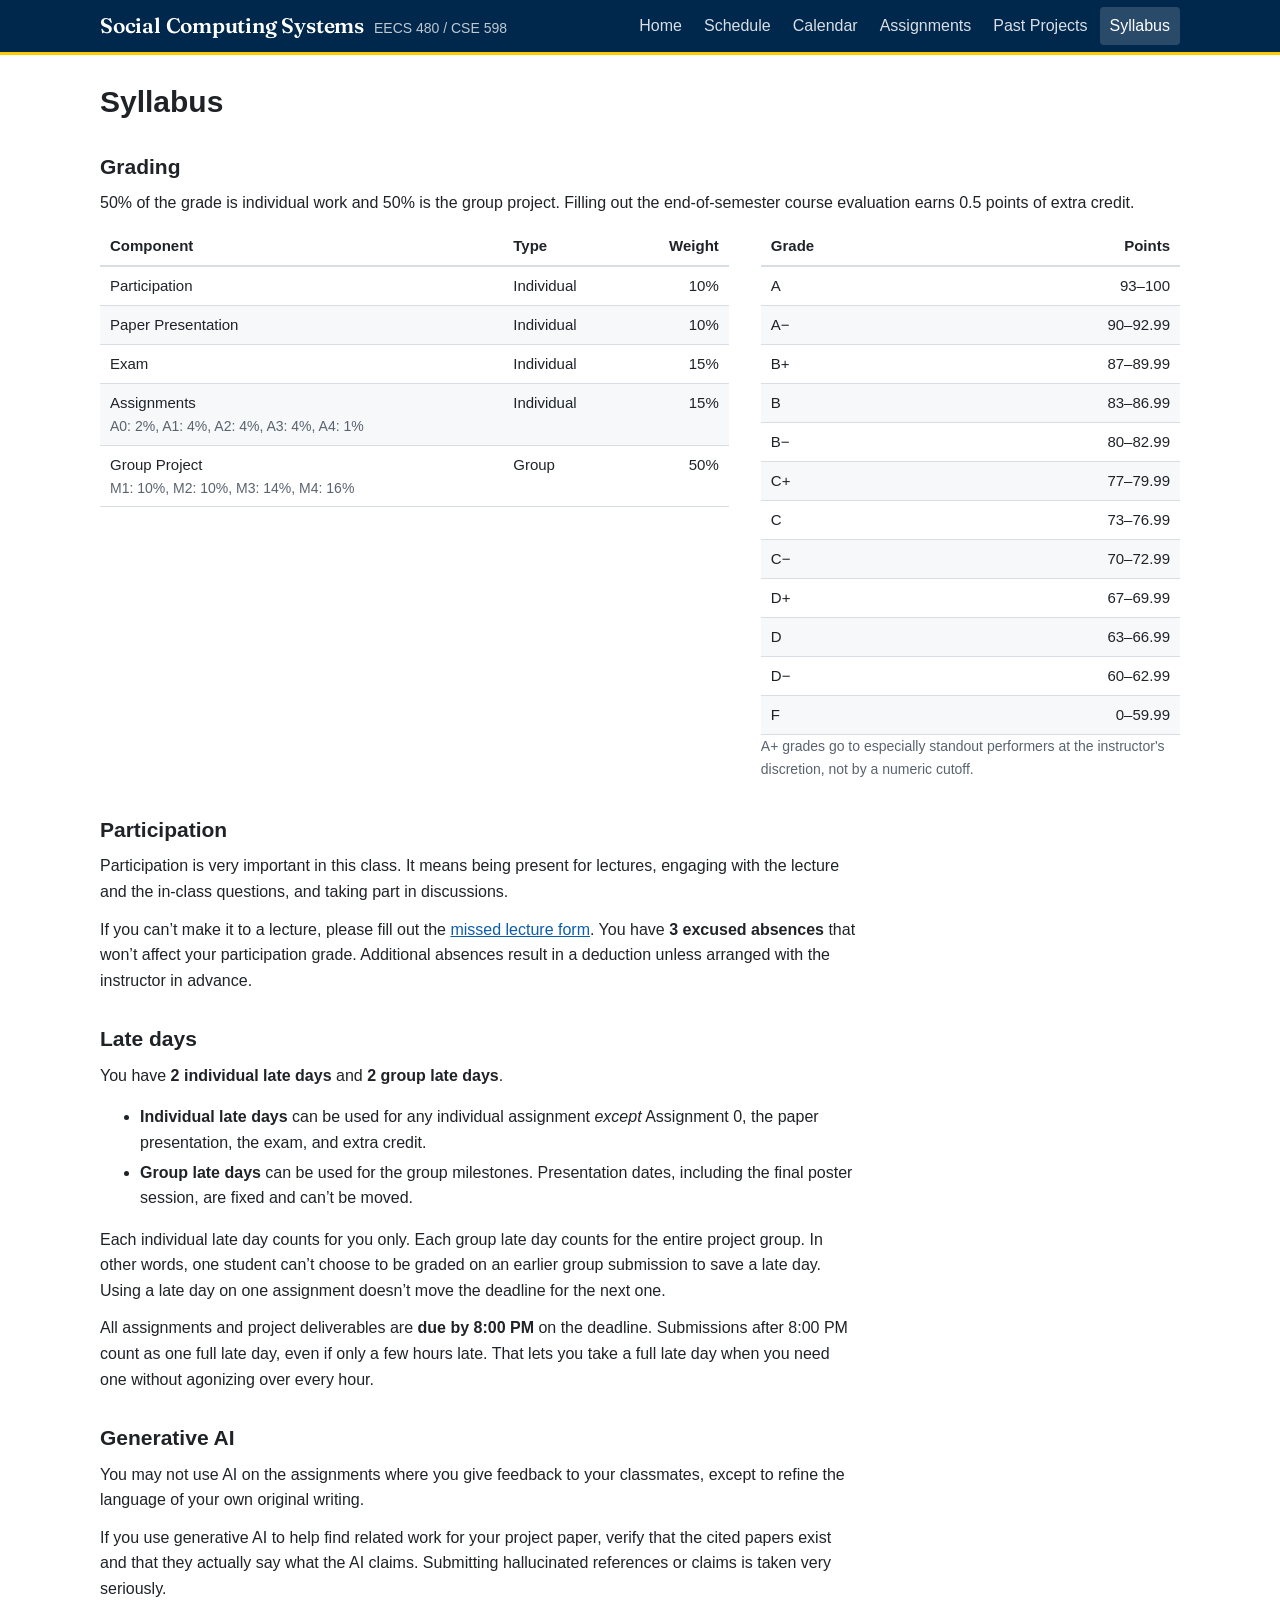
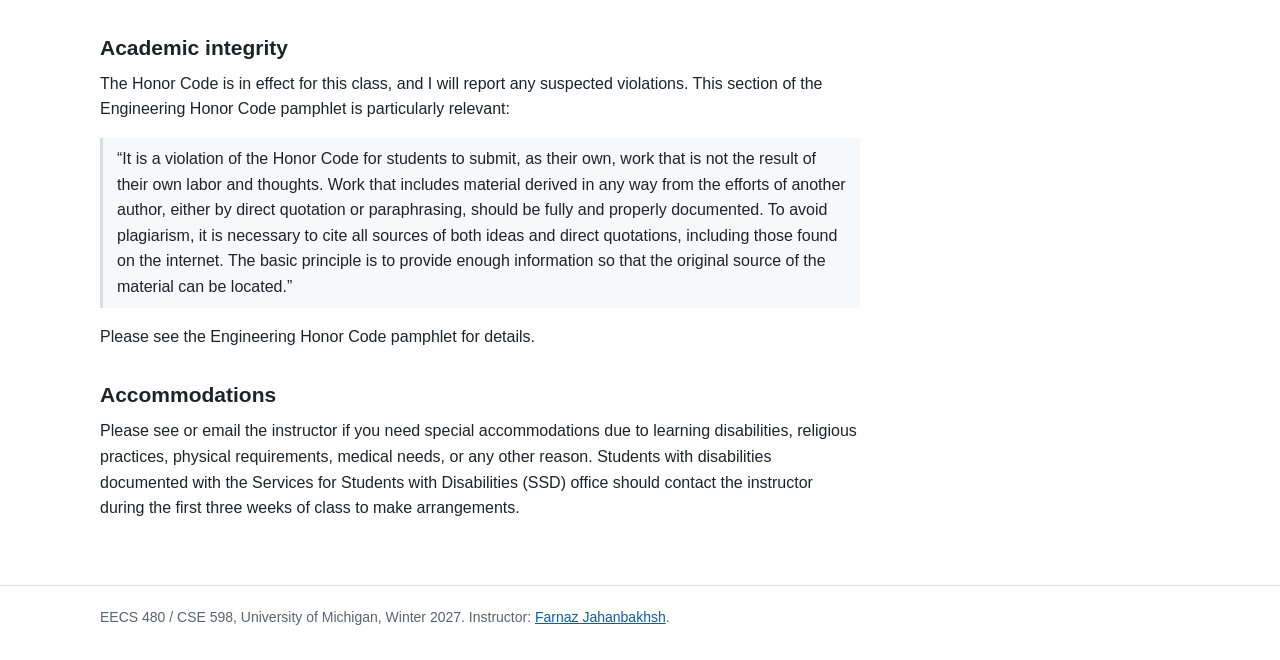
<file: syllabus.html>
<!doctype html>
<html lang="en">
<head>
<meta charset="utf-8">
<meta name="viewport" content="width=device-width, initial-scale=1">
<title>Syllabus – Social Computing Systems</title>
<meta name="description" content="EECS 480 / CSE 598, Winter 2027. We interact with friends, teammates, and lawmakers online, and we read our news socially. These everyday activities are shaped by social computing sys…">
<link rel="icon" href="static/favicon.svg" type="image/svg+xml">
<link rel="preconnect" href="https://fonts.googleapis.com">
<link rel="preconnect" href="https://fonts.gstatic.com" crossorigin>
<link href="https://fonts.googleapis.com/css2?family=Fraunces:opsz,wght@9..144,400;9..144,600;9..144,800&display=swap" rel="stylesheet">
<link rel="stylesheet" href="static/style.css?v=4b3f82c3">

</head>
<body>

<header class="site-header">
  <div class="wrap header-inner">
    <a class="brand" href="index.html"><span class="brand-title">Social Computing Systems</span><span class="brand-codes">EECS 480 / CSE 598</span></a>
    <button class="menu-btn" aria-label="Menu" aria-expanded="false">Menu</button>
    <nav class="site-nav"><a href="index.html">Home</a><a href="schedule.html">Schedule</a><a href="calendar.html">Calendar</a><a href="assignments.html">Assignments</a><a href="projects.html">Past Projects</a><a href="syllabus.html" aria-current="page">Syllabus</a></nav>
  </div>
</header>
<main class="wrap">

<h1>Syllabus</h1>
<h2>Grading</h2>

<p>50% of the grade is individual work and 50% is the group project. Filling out the end-of-semester course evaluation earns 0.5 points of extra credit.</p>
<div class="grade-tables">
  <div class="table-wrap"><table class="plain">
    <thead><tr><th>Component</th><th>Type</th><th class="num">Weight</th></tr></thead><tbody><tr><td>Participation</td><td>Individual</td><td class="num">10%</td></tr><tr><td>Paper Presentation</td><td>Individual</td><td class="num">10%</td></tr><tr><td>Exam</td><td>Individual</td><td class="num">15%</td></tr><tr><td>Assignments<div class="muted small">A0: 2%, A1: 4%, A2: 4%, A3: 4%, A4: 1%</div></td><td>Individual</td><td class="num">15%</td></tr><tr><td>Group Project<div class="muted small">M1: 10%, M2: 10%, M3: 14%, M4: 16%</div></td><td>Group</td><td class="num">50%</td></tr></tbody></table></div>
  <div class="table-wrap"><table class="plain">
    <thead><tr><th>Grade</th><th class="num">Points</th></tr></thead><tbody><tr><td>A</td><td class="num">93–100</td></tr><tr><td>A−</td><td class="num">90–92.99</td></tr><tr><td>B+</td><td class="num">87–89.99</td></tr><tr><td>B</td><td class="num">83–86.99</td></tr><tr><td>B−</td><td class="num">80–82.99</td></tr><tr><td>C+</td><td class="num">77–79.99</td></tr><tr><td>C</td><td class="num">73–76.99</td></tr><tr><td>C−</td><td class="num">70–72.99</td></tr><tr><td>D+</td><td class="num">67–69.99</td></tr><tr><td>D</td><td class="num">63–66.99</td></tr><tr><td>D−</td><td class="num">60–62.99</td></tr><tr><td>F</td><td class="num">0–59.99</td></tr></tbody></table>
    <p class="muted small">A+ grades go to especially standout performers at the instructor's discretion, not by a numeric cutoff.</p></div>
</div>
<div class="prose"><h2 id="participation">Participation</h2>
<p>Participation is very important in this class. It means being present for lectures, engaging with the lecture and the in-class questions, and taking part in discussions.</p>
<p>If you can&rsquo;t make it to a lecture, please fill out the <a href="https://forms.gle/nRLCxpN1tEBjcCVx8" target="_blank" rel="noopener">missed lecture form</a>. You have <strong>3 excused absences</strong> that won&rsquo;t affect your participation grade. Additional absences result in a deduction unless arranged with the instructor in advance.</p>
<h2 id="late-days">Late days</h2>
<p>You have <strong>2 individual late days</strong> and <strong>2 group late days</strong>.</p>
<ul>
<li><strong>Individual late days</strong> can be used for any individual assignment <em>except</em> Assignment 0, the paper presentation, the exam, and extra credit.</li>
<li><strong>Group late days</strong> can be used for the group milestones. Presentation dates, including the final poster session, are fixed and can&rsquo;t be moved.</li>
</ul>
<p>Each individual late day counts for you only. Each group late day counts for the entire project group. In other words, one student can&rsquo;t choose to be graded on an earlier group submission to save a late day. Using a late day on one assignment doesn&rsquo;t move the deadline for the next one.</p>
<p>All assignments and project deliverables are <strong>due by 8:00 PM</strong> on the deadline. Submissions after 8:00 PM count as one full late day, even if only a few hours late. That lets you take a full late day when you need one without agonizing over every hour.</p>
<h2 id="generative-ai">Generative AI</h2>
<p>You may not use AI on the assignments where you give feedback to your classmates, except to refine the language of your own original writing.</p>
<p>If you use generative AI to help find related work for your project paper, verify that the cited papers exist and that they actually say what the AI claims. Submitting hallucinated references or claims is taken very seriously.</p>
<h2 id="academic-integrity">Academic integrity</h2>
<p>The Honor Code is in effect for this class, and I will report any suspected violations. This section of the Engineering Honor Code pamphlet is particularly relevant:</p>
<blockquote>
<p>&ldquo;It is a violation of the Honor Code for students to submit, as their own, work that is not the result of their own labor and thoughts. Work that includes material derived in any way from the efforts of another author, either by direct quotation or paraphrasing, should be fully and properly documented. To avoid plagiarism, it is necessary to cite all sources of both ideas and direct quotations, including those found on the internet. The basic principle is to provide enough information so that the original source of the material can be located.&rdquo;</p>
</blockquote>
<p>Please see the Engineering Honor Code pamphlet for details.</p>
<h2 id="accommodations">Accommodations</h2>
<p>Please see or email the instructor if you need special accommodations due to learning disabilities, religious practices, physical requirements, medical needs, or any other reason. Students with disabilities documented with the Services for Students with Disabilities (SSD) office should contact the instructor during the first three weeks of class to make arrangements.</p></div>

</main>
<footer class="site-footer">
  <div class="wrap">
    EECS 480 / CSE 598, University of Michigan, Winter 2027. Instructor:
    <a href="https://web.eecs.umich.edu/~farnaz" target="_blank" rel="noopener">Farnaz Jahanbakhsh</a>.
  </div>
</footer>
<script>window.SITE = {"now": null, "base": ""};</script>
<script src="static/site.js?v=09334cfc" defer></script>
</body>
</html>
</file>
<file: static/style.css>
/* Plain course-site styling: one typeface, white background, tables, Michigan blue. */
:root {
  --bg: #ffffff;
  --text: #1f2328;
  --muted: #59636e;
  --line: #d8dee4;
  --alt: #f6f8fa;
  --link: #0b5cad;
  --blue: #00274c;
  --maize: #ffcb05;
  --today: #fff6cc;
  /* used by the illustrations and the banner animation */
  --ink: #1f2328; --surface: #ffffff; --bg-2: #f6f8fa;
  --navy: #00274c; --c-individual: #2f6fd6; --coral: #d9534f; --teal: #1f8a7a; --violet: #6c5ce7; --maize-ink: #6b5300;
  color-scheme: light;
}
@media (prefers-color-scheme: dark) {
  :root {
    --bg: #0f1419; --text: #e6e6e6; --muted: #9aa4ae; --line: #2d353e; --alt: #161c23; --link: #7cb7ff;
    --today: #3a3210; --ink: #e6e6e6; --surface: #161c23; --bg-2: #1b222a; --navy: #9cc3ff; --c-individual: #6ea4ff;
    --maize-ink: #ffd84d; color-scheme: dark;
  }
}

* { box-sizing: border-box; }
html { -webkit-text-size-adjust: 100%; }
body { margin: 0; background: var(--bg); color: var(--text); font: 16px/1.6 -apple-system, BlinkMacSystemFont, "Segoe UI", Helvetica, Arial, sans-serif; }
a { color: var(--link); }
.wrap { width: min(1080px, 100% - 32px); margin-inline: auto; }
h1 { font-size: 30px; line-height: 1.25; margin: 28px 0 12px; }
h2 { font-size: 21px; line-height: 1.3; margin: 32px 0 10px; }
h3 { font-size: 17px; margin: 24px 0 8px; }
p { margin: 0 0 12px; }
.muted { color: var(--muted); }
.small { font-size: 14px; }
.ico { width: .9em; height: .9em; fill: none; stroke: currentColor; stroke-width: 2; vertical-align: -0.1em; }
.not-posted { color: var(--muted); }
.warn { color: #b42318; }
.preview-banner { background: var(--maize); color: #2b2200; text-align: center; font-size: 13px; padding: 4px 12px; }

/* Header */
.site-header { background: var(--blue); color: #fff; border-bottom: 3px solid var(--maize); }
.header-inner { display: flex; align-items: center; gap: 16px; min-height: 52px; flex-wrap: wrap; }
.brand { color: #fff; text-decoration: none; display: flex; align-items: baseline; gap: 10px; flex-wrap: wrap; }
.brand-title { font-family: "Fraunces", Georgia, serif; font-weight: 600; font-size: 21px; letter-spacing: -0.01em; }
.brand-codes { font-size: 14px; opacity: .75; }
.site-nav { margin-left: auto; display: flex; gap: 2px; flex-wrap: wrap; }
.site-nav a { color: #fff; text-decoration: none; padding: 6px 10px; border-radius: 4px; opacity: .85; }
.site-nav a:hover { opacity: 1; background: rgba(255,255,255,.1); }
.site-nav a[aria-current="page"] { opacity: 1; background: rgba(255,255,255,.16); }
.menu-btn { display: none; margin-left: auto; background: none; color: #fff; border: 1px solid rgba(255,255,255,.4); border-radius: 4px; padding: 4px 10px; font: inherit; cursor: pointer; }
@media (max-width: 720px) {
  .menu-btn { display: block; }
  .site-nav { display: none; width: 100%; flex-direction: column; padding-bottom: 8px; }
  .site-nav.open { display: flex; }
}

/* Footer */
.site-footer { margin-top: 64px; border-top: 1px solid var(--line); padding: 20px 0 32px; color: var(--muted); font-size: 14px; }

/* Home */
.hero { display: grid; grid-template-columns: minmax(0, 5fr) minmax(0, 7fr); gap: 16px; align-items: center; margin: 12px 0 8px; }
.hero h1 { font-family: "Fraunces", Georgia, serif; font-weight: 800; font-size: clamp(48px, 7.5vw, 96px); line-height: .95; letter-spacing: -0.035em; margin: 24px 0 14px; }
.hero h1 em { font-weight: 400; color: var(--blue); }
@media (prefers-color-scheme: dark) { .hero h1 em { color: #9cc3ff; } }
.subtitle { color: var(--muted); margin: 0; }
.hero-net { position: relative; height: 400px; }
#net { position: absolute; inset: 0; width: 100%; height: 100%; }
@media (max-width: 760px) { .hero { grid-template-columns: 1fr; } .hero-net { height: 280px; } }
.home-grid { display: grid; grid-template-columns: minmax(0, 1fr) 320px; gap: 40px; align-items: start; }
@media (max-width: 860px) { .home-grid { grid-template-columns: 1fr; gap: 0; } .home-side { order: -1; } }
.upnext-box { margin-top: 32px; padding: 14px 16px; border: 1px solid var(--line); border-left: 4px solid var(--maize); border-radius: 6px; background: var(--alt); }
.upnext-box h2 { margin: 0 0 8px; font-size: 18px; }
.upcoming { list-style: none; margin: 0; padding: 0; }
.upcoming li { display: flex; flex-direction: column; padding: 6px 0; border-top: 1px solid var(--line); font-size: 15px; line-height: 1.4; }
.upcoming li:first-child { border-top: 0; padding-top: 0; }
.u-date { font-size: 13px; color: var(--muted); }
.upcoming .ev-due { margin-right: 4px; }

/* Tables */
.table-wrap { overflow-x: auto; }
table { border-collapse: collapse; width: 100%; font-size: 15px; }
th, td { text-align: left; vertical-align: top; padding: 7px 10px; border-bottom: 1px solid var(--line); }
thead th { font-weight: 600; border-bottom: 2px solid var(--line); white-space: nowrap; }
.num { text-align: right; white-space: nowrap; }
table.plain tbody tr:nth-child(even) { background: var(--alt); }
table.info th { width: 120px; font-weight: 600; white-space: nowrap; }
table.info th, table.info td { padding: 6px 8px 6px 0; }
.grade-tables { display: grid; grid-template-columns: minmax(0, 3fr) minmax(0, 2fr); gap: 32px; align-items: start; margin-bottom: 8px; }
@media (max-width: 720px) { .grade-tables { grid-template-columns: 1fr; gap: 0; } }

/* Schedule: weekday grid */
.weekgrid { display: grid; gap: 8px; margin-top: 16px; }
.weekgrid .week { display: grid; grid-template-columns: 28px repeat(var(--cols), minmax(0, 1fr)); gap: 8px; scroll-margin-top: 16px; }
.col-head { background: var(--blue); color: #fff; text-align: center; font-weight: 600; padding: 8px 4px; border-radius: 4px; letter-spacing: .02em; }
.wk-label { writing-mode: vertical-rl; transform: rotate(180deg); text-align: center; font-size: 13px; font-weight: 600; color: var(--muted); letter-spacing: .06em; }
.day { position: relative; display: grid; grid-template-columns: 58px minmax(0, 1fr); gap: 12px; padding: 12px; border: 1px solid var(--line); border-radius: 6px; background: var(--bg); min-height: 124px; }
.day.is-empty { background: var(--alt); }
.day.is-empty .dateblock { opacity: .45; }
.day.is-today { box-shadow: 0 0 0 2px var(--maize); }
.week.is-current .day { border-color: color-mix(in srgb, var(--blue) 35%, var(--line)); }
.week.is-current .wk-label { color: var(--blue); }
.dateblock { display: flex; flex-direction: column; align-items: center; border: 1px solid var(--line); border-radius: 4px; overflow: hidden; align-self: start; }
.dateblock .mon { width: 100%; text-align: center; background: var(--blue); color: #fff; font-size: 12px; font-weight: 600; text-transform: uppercase; padding: 2px 0; }
.dateblock .num { font-size: 26px; line-height: 1.25; padding: 2px 0 0; }
.dateblock .dow { font-size: 11px; color: var(--muted); padding-bottom: 3px; }
.day-body { min-width: 0; padding-right: 58px; }
.day .kind { font-size: 13px; font-weight: 600; color: var(--blue); }
.day .t { font-weight: 600; line-height: 1.3; margin-bottom: 4px; }
.day .ev { font-size: 14px; margin-top: 3px; }
.ev-out { color: var(--muted); }
.ev-out a { color: inherit; }
.ev-due { display: inline-block; background: #fde8e7; color: #9b1c1c; font-weight: 600; padding: 1px 7px; border-radius: 4px; }
.ev-due a { color: inherit; }
.day > .glyph { position: absolute; right: 8px; bottom: 8px; width: 56px; height: 56px; border-radius: 6px; background: var(--alt); }
.day.k-holiday .t, .day.k-holiday .kind { color: var(--muted); font-weight: 400; }
.day.k-exam .kind { color: var(--coral); }
.day.k-presentations .kind { color: #8a6d00; }
.break-cell { display: flex; gap: 12px; align-items: center; padding: 12px 16px; border: 1px dashed var(--line); border-radius: 6px; background: var(--alt); }
.break-cell .glyph { width: 36px; height: 36px; flex: none; }
.break-cell .t { font-weight: 600; }
@media (prefers-color-scheme: dark) {
  .col-head, .dateblock .mon { background: #1d3a5f; }
  .day .kind { color: #9cc3ff; }
  .ev-due { background: #4a1d1d; color: #ffb4ab; }
  .day.k-presentations .kind { color: #ffd84d; }
}
@media (max-width: 760px) {
  .weekgrid .week { grid-template-columns: 1fr; gap: 6px; }
  .weekgrid .week.heads, .day.is-empty { display: none; }
  .wk-label { writing-mode: horizontal-tb; transform: none; text-align: left; padding-top: 10px; }
  .break-cell { grid-column: auto !important; }
}
.glyph { display: block; overflow: hidden; }

/* Calendar */
.calendar { display: grid; gap: 32px; margin-top: 8px; }
.cal-month h2 { margin: 0 0 8px; }
.cal-grid { display: grid; grid-template-columns: repeat(7, minmax(0, 1fr)); border-top: 1px solid var(--line); border-left: 1px solid var(--line); }
.cal-head { display: contents; }
.cal-head div { padding: 4px 6px; font-size: 13px; font-weight: 600; border-right: 1px solid var(--line); border-bottom: 1px solid var(--line); background: var(--alt); }
.cal-day { min-height: 96px; padding: 4px 6px 6px; border-right: 1px solid var(--line); border-bottom: 1px solid var(--line); display: flex; flex-direction: column; gap: 3px; min-width: 0; font-size: 13px; }
.cal-day.is-outside { background: var(--alt); }
.cal-day.is-outside .cal-num { visibility: hidden; }
.cal-day.is-today { background: var(--today); }
.cal-num { color: var(--muted); }
.cal-dow { display: none; }
.cal-ev { line-height: 1.3; overflow-wrap: anywhere; }
.cal-class { color: var(--text); }
.cal-class.k-holiday { color: var(--muted); font-style: italic; }
.cal-class.k-exam, .cal-class.k-presentations { font-weight: 600; }
.cal-due { font-weight: 600; color: #b42318; }
.cal-due a, .cal-out a { color: inherit; }
.cal-out { color: var(--muted); }
@media (prefers-color-scheme: dark) { .cal-due { color: #ff8a80; } .warn { color: #ff8a80; } }
@media (max-width: 720px) {
  .cal-grid { display: block; border: 0; }
  .cal-head, .cal-day.is-outside, .cal-day.is-empty { display: none; }
  .cal-day { min-height: 0; border: 0; border-bottom: 1px solid var(--line); padding: 8px 0; }
  .cal-dow { display: inline; }
}

/* Past projects */
.term-head { margin-top: 32px; }
.projects { list-style: none; margin: 8px 0 0; padding: 0; display: grid; grid-template-columns: repeat(3, minmax(0, 1fr)); gap: 16px; }
.projects li { border: 1px solid var(--line); border-left: 4px solid var(--maize); border-radius: 6px; padding: 14px 18px; }
.projects h3 { margin: 0 0 6px; font-size: 19px; }
.projects p { margin: 0; }
@media (max-width: 900px) { .projects { grid-template-columns: 1fr; } }

/* Assignment pages and prose */
.back { margin: 20px 0 0; font-size: 14px; }
.assignment h1 { margin-top: 8px; }
.facts { width: auto; margin: 4px 0 24px; }
.prose { max-width: 760px; }
.prose h2:first-child { margin-top: 24px; }
.prose li { margin: 4px 0; }
.prose blockquote { margin: 16px 0; padding: 8px 14px; border-left: 3px solid var(--line); color: var(--text); background: var(--alt); }
.prose blockquote p:last-child, .prose blockquote ul:last-child { margin-bottom: 0; }
.prose code { font-size: .9em; background: var(--alt); padding: 1px 4px; border-radius: 3px; }
</file>
